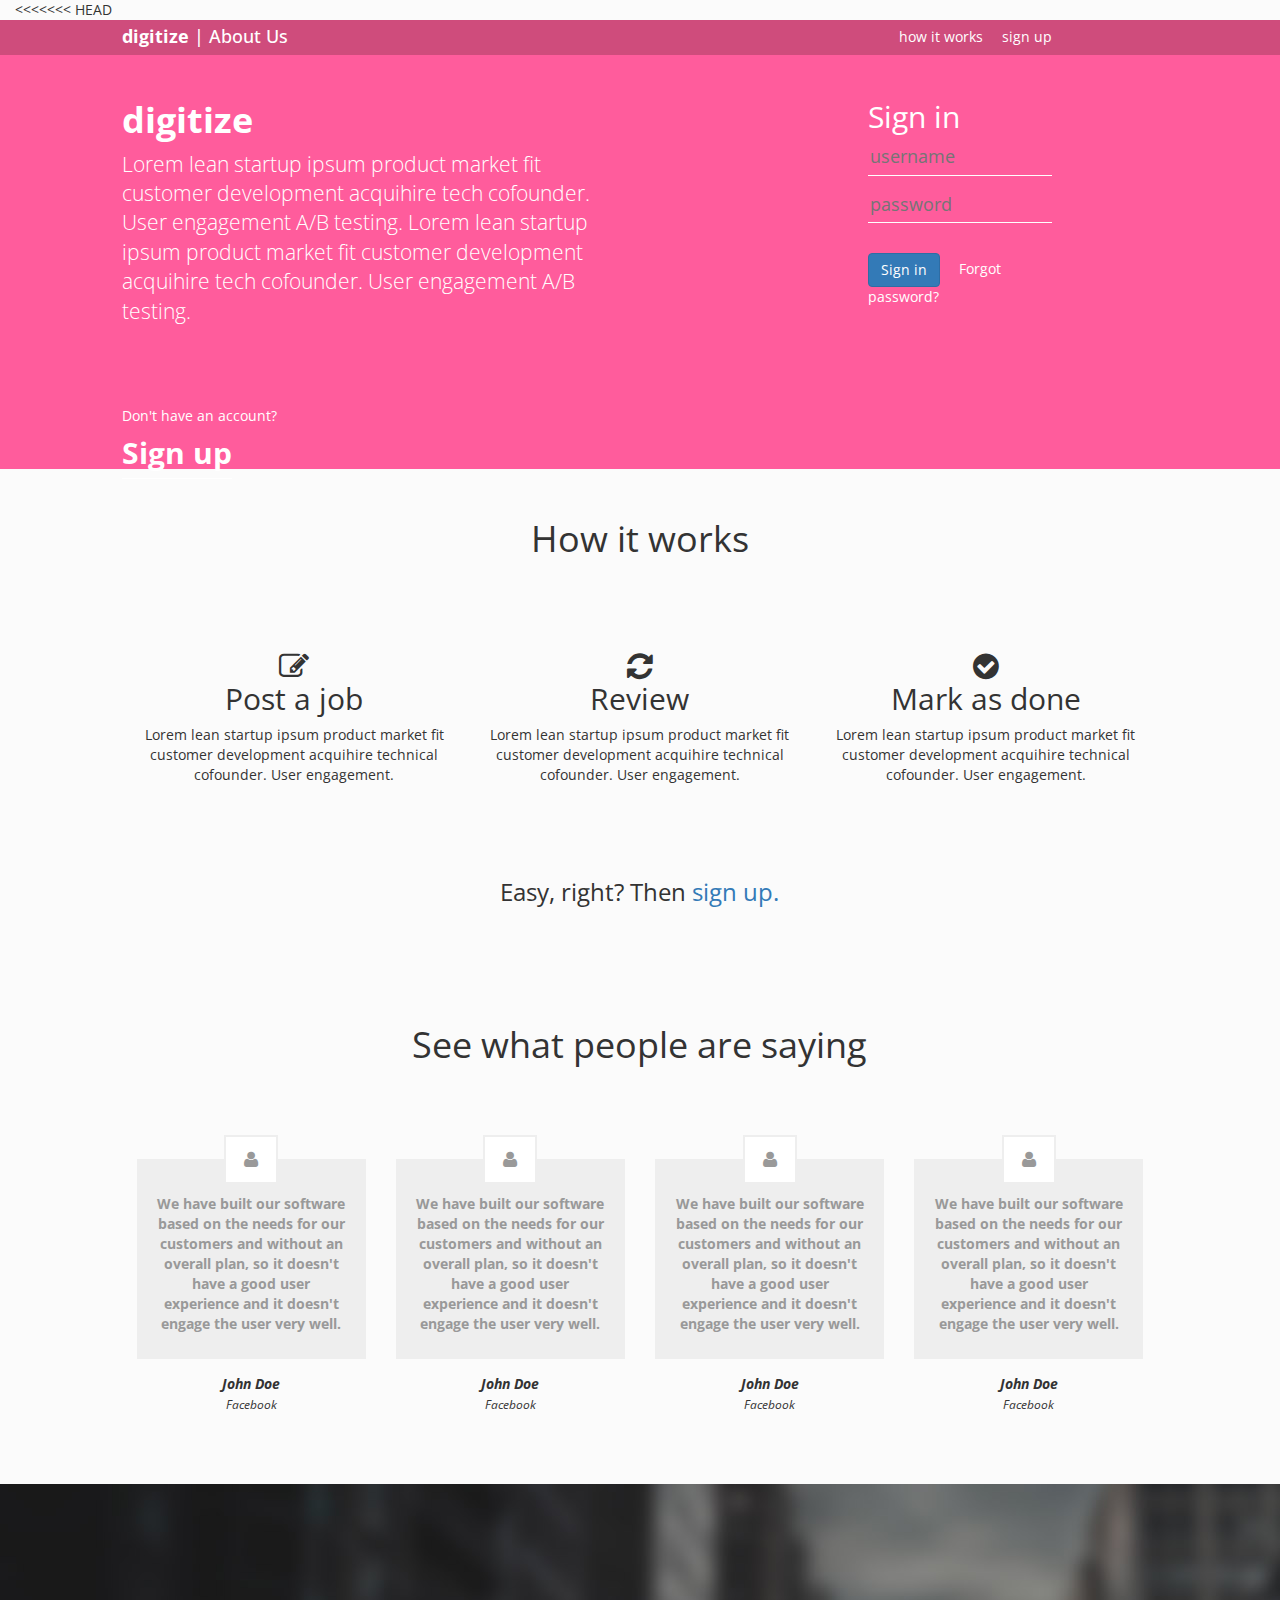
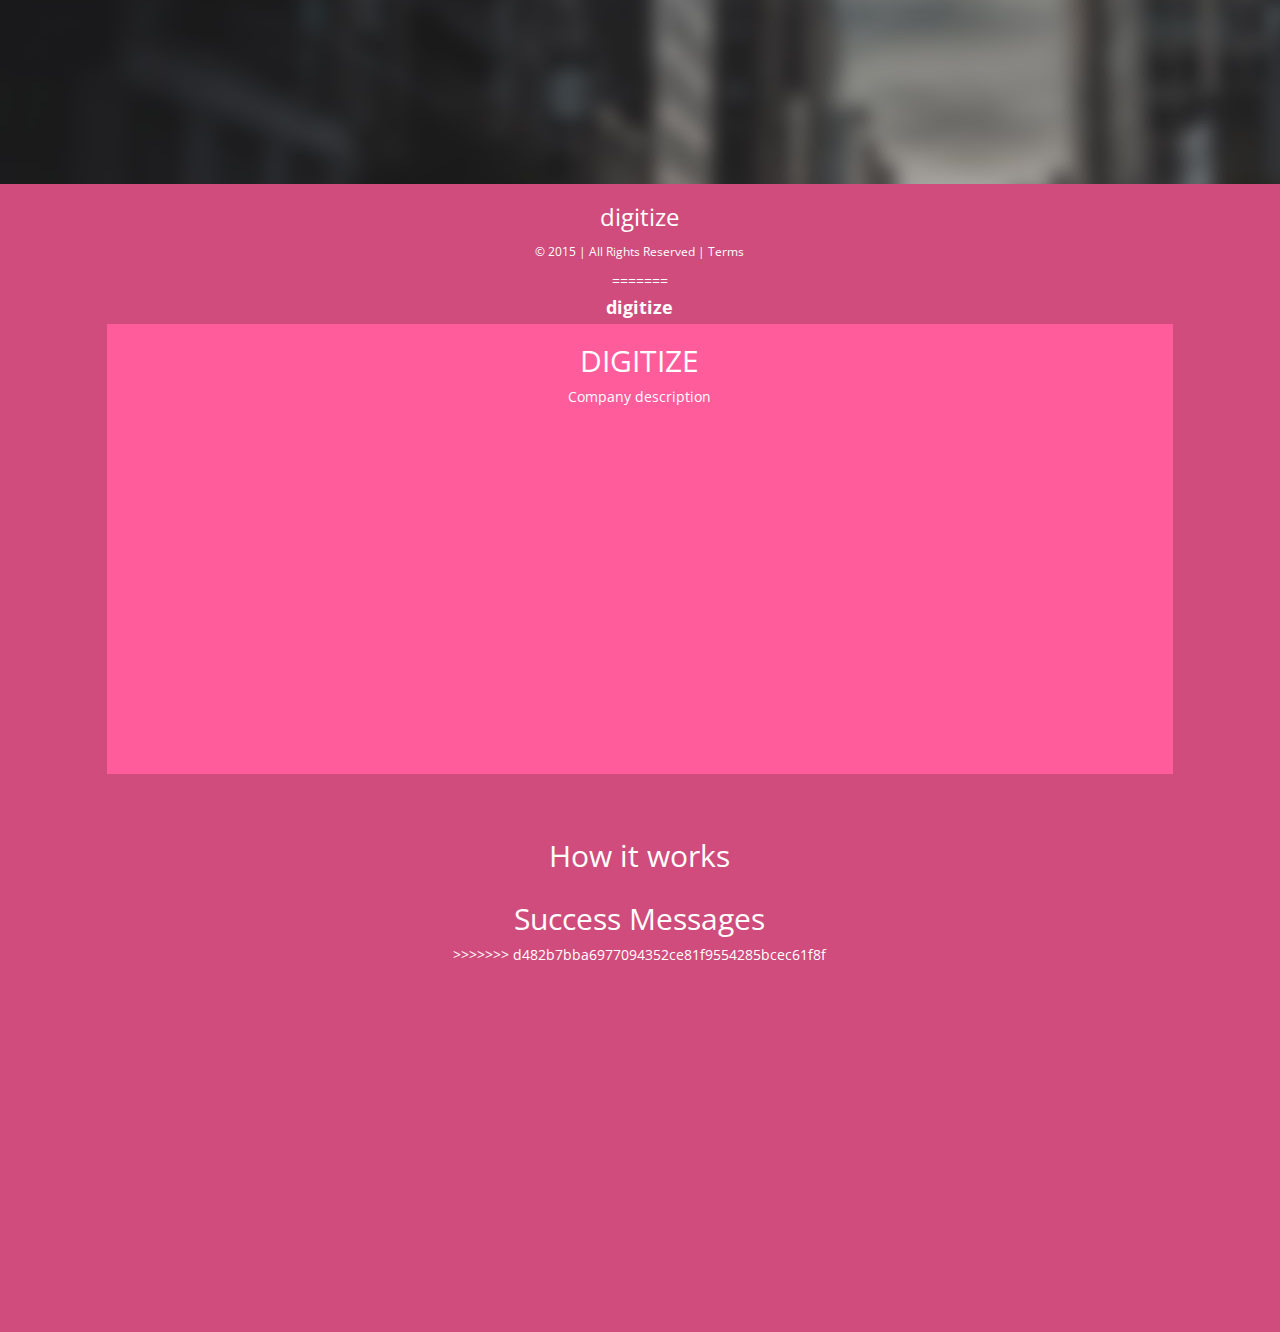
<file: index.html>
<!DOCTYPE html>
<html lang="en">
<head>
    <meta charset="UTF-8">
    <title>Digitize</title>

    <link rel="stylesheet" href="css/bootstrap.min.css" />
    <link rel="stylesheet" href="css/font-awesome.min.css" />
    <link rel="stylesheet" href="css/style.css" />
    <link href='http://fonts.googleapis.com/css?family=Open+Sans' rel='stylesheet' type='text/css'>
    <link rel="favicon" />

    <script type="text/javascript" src="js/bootstrap.min.js"></script>
</head>
<body>

    <div class="container-fluid">
<<<<<<< HEAD
        <header class="top-nav row brand-bg-dark pts pbs"> <!-- Top Navigation -->
            <div class="col-md-5 col-md-offset-1">
                <a href="index.html" class="h4 n-pm text-white"><strong>digitize</strong> | About Us</a>
            </div>
            <div class="col-md-4 text-right">
                <p class="n-pm">
                    <a href="#how-it-works" class="text-white pr">how it works</a>
                    <a href="sign-up.html" class="text-white">sign up</a>
                </p>
            </div>
        </header>

        <section class="row height-xlg brand-bg ptxl bg-img-01"> <!-- Jumbotron -->
            <div class="col-md-5 col-md-offset-1">
                <h1 class="strong">digitize</h1>
                <p class="lead">Lorem lean startup ipsum product market fit customer development acquihire tech cofounder. User engagement A/B testing. Lorem lean startup ipsum product market fit customer development acquihire tech cofounder. User engagement A/B testing.</p>

                <div class="space-sm"></div>
                <p>Don't have an account?</p>
                <h2 class="n-pm"><a href="sign-up.html" class="sign-up">Sign up</a></h2>
            </div>
            <div class="col-md-2 col-md-offset-2 ptl">
                <div class="">
                    <h2>Sign in</h2>
                    <div class="mb">
                        <input class="fw clear" type="text" placeholder="username" />
                        <input class="fw clear" type="text" placeholder="password" />
                    </div>
                    <a href="post-job.html" class="btn btn-primary">Sign in</a> <a href="" class="text-white pl">Forgot password?</a>
                </div>
            </div>
        </section>

        <section class="row bg-grey mb-l" id="how-it-works"> <!-- How it works -->
            <div class="space-xs"></div>
            <div class="col-md-10 col-md-offset-1 text-center">
                <h1>How it works</h1>
                <div class="space-sm"></div>

                <div class="col-md-4 hiw text-center">
                    <h2><i class="fa fa-edit"></i><br />Post a job</h2>
                    <p>Lorem lean startup ipsum product market fit customer development acquihire technical cofounder. User engagement.</p>
                </div>
                <div class="col-md-4 col-md-offset- hiw text-center">
                    <h2><i class="fa fa-refresh"></i><br />Review</h2>
                    <p>Lorem lean startup ipsum product market fit customer development acquihire technical cofounder. User engagement.</p>
                </div>
                <div class="col-md-4 hiw text-center">
                    <h2><i class="fa fa-check-circle"></i><br />Mark as done</h2>
                    <p>Lorem lean startup ipsum product market fit customer development acquihire technical cofounder. User engagement.</p>
                </div>
                <div class="space-md"></div>
                <h3>Easy, right? Then <a href="sign-up.html" class="">sign up.</a></h3>
                <div class="space-sm"></div>
            </div>
        </section>

        <section class="row"> <!-- Success Messagess -->
            <div class="col-md-10 col-md-offset-1 text-center">
                <div class="space-xs"></div>
                <h1>See what people are saying</h1>
                <div class="space-sm"></div>

                <div class="col-md-3 text-center testimonial">
                    <div class="icon">
                        <i class="fa fa-user"></i>
                    </div>
                    <div class="testimony">
                        <p>We have built our software based on the needs for our customers and without an overall plan, so it doesn't have a good user experience and it doesn't engage the user very well. </p>
                    </div>
                    <div class="reference">
                        <p><em><strong>John Doe</strong><br /><small>Facebook</small></em></p>
                    </div>
                </div>

                <div class="col-md-3 text-center testimonial">
                    <div class="icon">
                        <i class="fa fa-user"></i>
                    </div>
                    <div class="testimony">
                        <p>We have built our software based on the needs for our customers and without an overall plan, so it doesn't have a good user experience and it doesn't engage the user very well. </p>
                    </div>
                    <div class="reference">
                        <p><em><strong>John Doe</strong><br /><small>Facebook</small></em></p>
                    </div>
                </div>

                <div class="col-md-3 text-center testimonial">
                    <div class="icon">
                        <i class="fa fa-user"></i>
                    </div>
                    <div class="testimony">
                        <p>We have built our software based on the needs for our customers and without an overall plan, so it doesn't have a good user experience and it doesn't engage the user very well. </p>
                    </div>
                    <div class="reference">
                        <p><em><strong>John Doe</strong><br /><small>Facebook</small></em></p>
                    </div>
                </div>

                <div class="col-md-3 text-center testimonial">
                    <div class="icon">
                        <i class="fa fa-user"></i>
                    </div>
                    <div class="testimony">
                        <p>We have built our software based on the needs for our customers and without an overall plan, so it doesn't have a good user experience and it doesn't engage the user very well. </p>
                    </div>
                    <div class="reference">
                        <p><em><strong>John Doe</strong><br /><small>Facebook</small></em></p>
                    </div>
                </div>
                <div class="row space-md"></div>
            </div>
        </section>

        <section class="row height-sm brand-bg ptxl bg-img-02">

        </section>

        <section class="footer row ptb brand-bg-dark">
            <div class="col-md-10 col-md-offset-1 text-center">
                <h3>digitize</h3>
                <p><small>&copy; 2015 | All Rights Reserved | Terms</small></p>
=======
        <header class="row brand-bg-dark pts pbs"> <!-- Top Navigation -->
            <div class="col-md-10 col-md-offset-1">
                <h4 class="n-pm strong">digitize</h4>
            </div>
        </header>

        <section class="row height-lg brand-bg mb-l"> <!-- Jumbotron -->
            <div class="col-md-1"></div>
            <div class="col-md-10">
                <h2>DIGITIZE</h2>
                <p>Company description</p>
            </div>
        </section>

        <section class="row height-xlg mtl"> <!-- How it works -->
            <div class="col-md-12 text-center">
                <h2>How it works</h2>
            </div>
        </section>

        <section class="row height-lg"> <!-- Success Messagess -->
            <div class="col-md-10 col-md-offset-1 text-center">
                <h2>Success Messages</h2>
>>>>>>> d482b7bba6977094352ce81f9554285bcec61f8f
            </div>
        </section>
    </div>

</body>
</html>
</file>
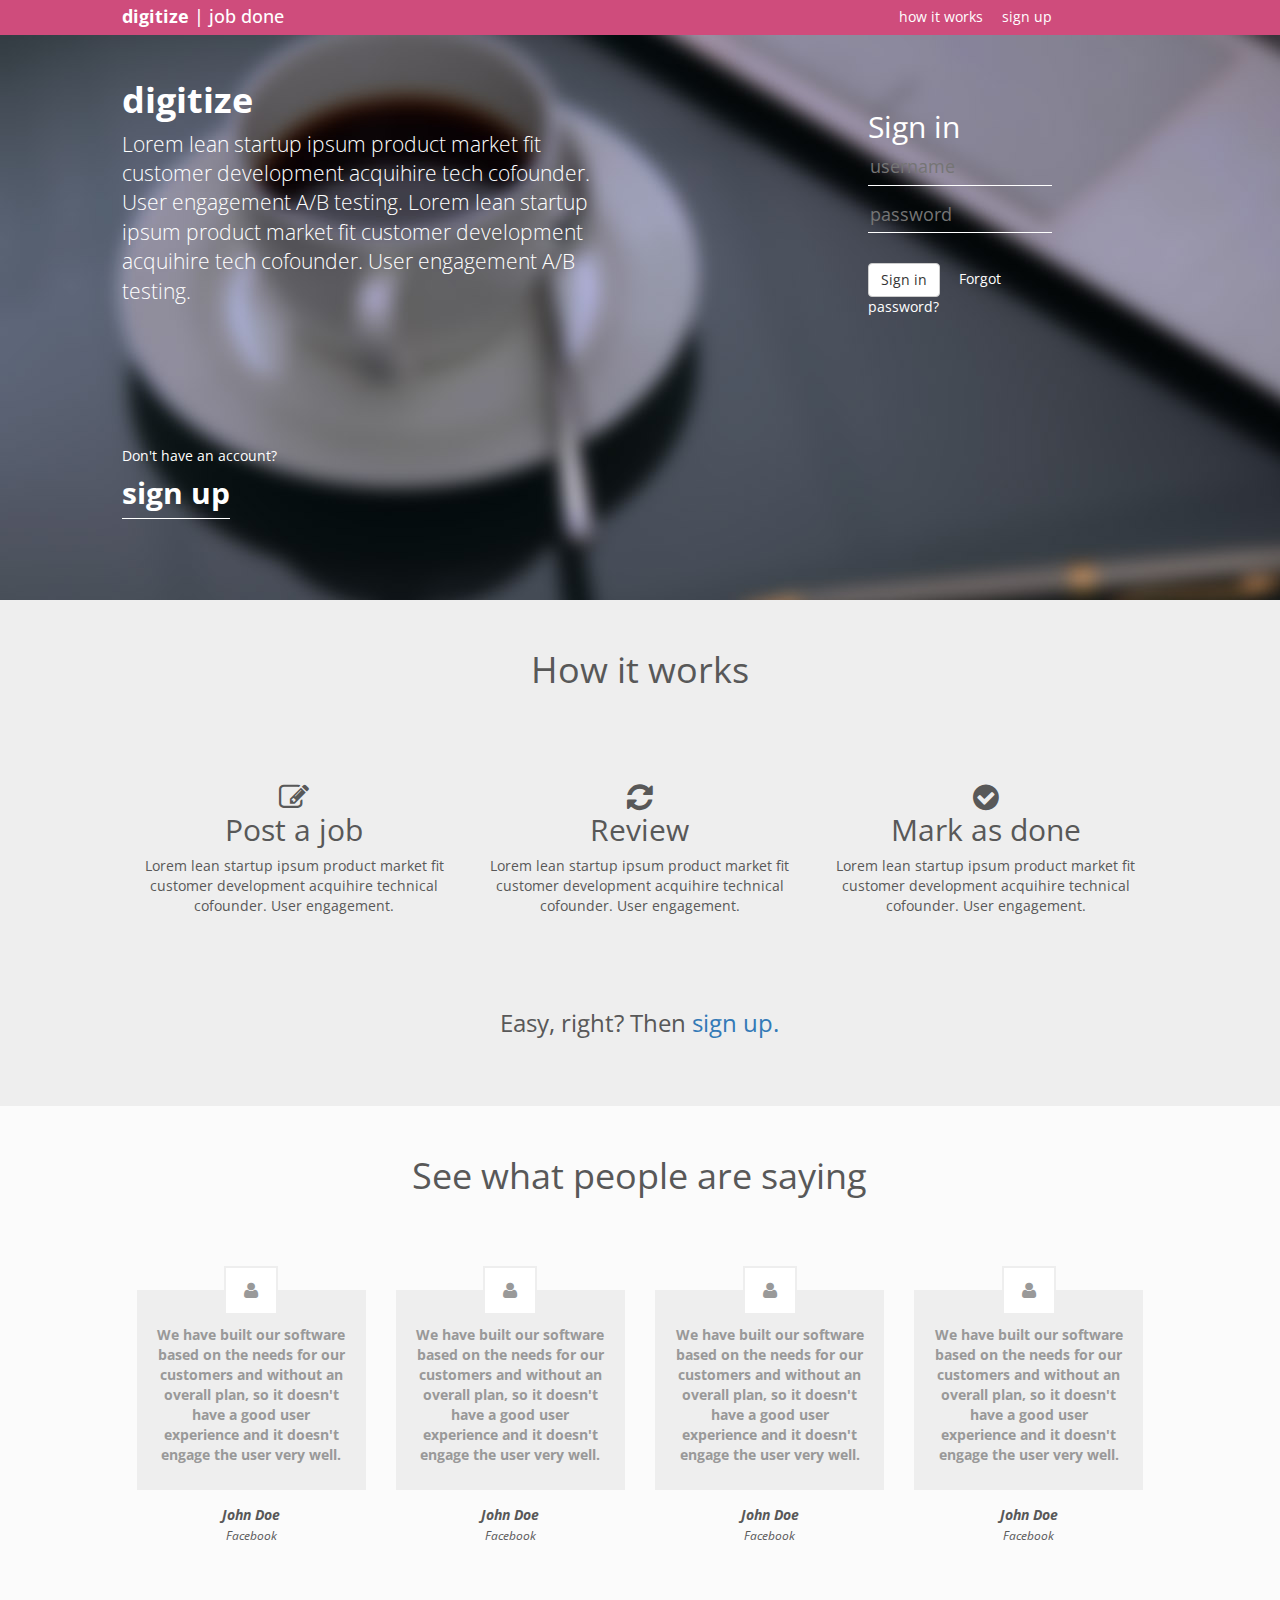
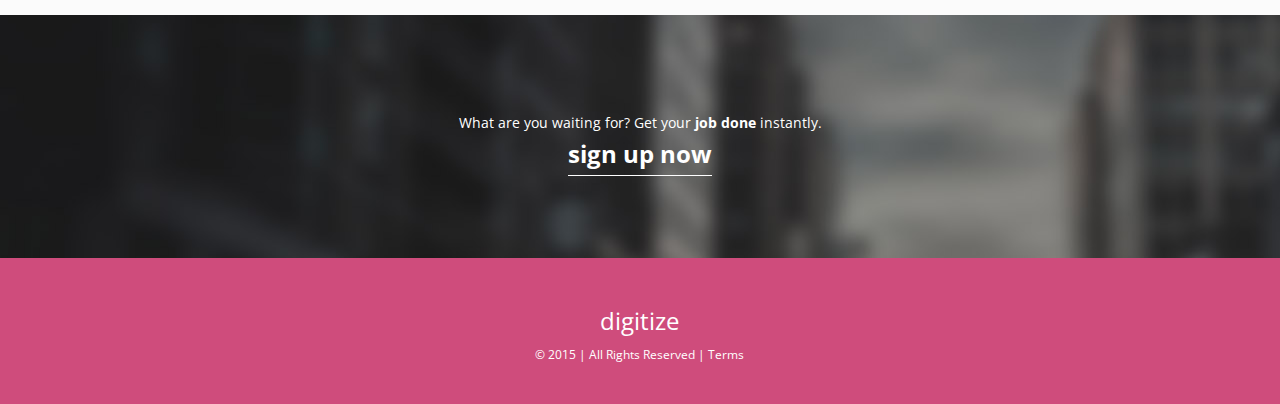
<file: Downloads/digitize-master/digitize-master/index.html>
<!DOCTYPE html>
<html lang="en">
<head>
    <meta charset="UTF-8">
    <title>Digitize</title>

    <link rel="stylesheet" href="css/bootstrap.min.css" />
    <link rel="stylesheet" href="css/font-awesome.min.css" />
    <link rel="stylesheet" href="css/style.css" />
    <link href='http://fonts.googleapis.com/css?family=Open+Sans' rel='stylesheet' type='text/css'>
    <link rel="shortcut icon" href="./images/logo-small-01.png"/>
    <script type="text/javascript" src="js/jquery-2.1.4.min.js"></script>
    <script type="text/javascript" src="js/bootstrap.min.js"></script>

</head>
<body>

    <div class="container-fluid">
        <header class="top-nav row brand-bg-dark pts pbs"> <!-- Top Navigation -->
            <div class="col-md-5 col-md-offset-1">
                <a href="index.html" class="h4 n-pm text-white"><strong>digitize</strong> | job done</a>
            </div>
            <div class="col-md-4 text-right">
                <p class="n-pm">
                    <a href="#how-it-works" class="text-white pr">how it works</a>
                    <a href="sign-up.html" class="text-white">sign up</a>
                </p>
            </div>
        </header>

        <section class="row height-xlg brand-bg ptxl bg-img-01"> <!-- Jumbotron -->
            <div class="col-md-5 col-md-offset-1">
                <h1 class="strong">digitize</h1>
                <p class="lead">Lorem lean startup ipsum product market fit customer development acquihire tech cofounder. User engagement A/B testing. Lorem lean startup ipsum product market fit customer development acquihire tech cofounder. User engagement A/B testing.</p>

                <div class="space-md"></div>
                <p>Don't have an account?</p>
                <h2 class="n-pm"><a href="sign-up.html" class="sign-up">sign up</a></h2>
            </div>
            <div class="col-md-2 col-md-offset-2 ptl">
                <div class="">
                    <h2>Sign in</h2>
                    <div class="mb">
                        <input class="fw clear" type="text" placeholder="username" />
                        <input class="fw clear" type="text" placeholder="password" />
                    </div>
                    <a href="all-jobs.html" class="btn btn-default">Sign in</a> <a href="reset-password.html" class="text-white pl">Forgot password?</a>
                </div>
            </div>
        </section>

        <section class="row bg-grey mb-l" id="how-it-works"> <!-- How it works -->
            <div class="space-xs"></div>
            <div class="col-md-10 col-md-offset-1 text-center">
                <h1>How it works</h1>
                <div class="space-sm"></div>

                <div class="col-md-4 hiw text-center">
                    <h2><i class="fa fa-edit"></i><br />Post a job</h2>
                    <p>Lorem lean startup ipsum product market fit customer development acquihire technical cofounder. User engagement.</p>
                </div>
                <div class="col-md-4 col-md-offset- hiw text-center">
                    <h2><i class="fa fa-refresh"></i><br />Review</h2>
                    <p>Lorem lean startup ipsum product market fit customer development acquihire technical cofounder. User engagement.</p>
                </div>
                <div class="col-md-4 hiw text-center">
                    <h2><i class="fa fa-check-circle"></i><br />Mark as done</h2>
                    <p>Lorem lean startup ipsum product market fit customer development acquihire technical cofounder. User engagement.</p>
                </div>
                <div class="space-md"></div>
                <h3>Easy, right? Then <a href="sign-up.html" class="">sign up.</a></h3>
                <div class="space-sm"></div>
            </div>
        </section>

        <section class="row"> <!-- Success Messagess -->
            <div class="col-md-10 col-md-offset-1 text-center">
                <div class="space-xs"></div>
                <h1>See what people are saying</h1>
                <div class="space-sm"></div>

                <div class="col-md-3 text-center testimonial">
                    <div class="icon">
                        <i class="fa fa-user"></i>
                    </div>
                    <div class="testimony">
                        <p>We have built our software based on the needs for our customers and without an overall plan, so it doesn't have a good user experience and it doesn't engage the user very well. </p>
                    </div>
                    <div class="reference">
                        <p><em><strong>John Doe</strong><br /><small>Facebook</small></em></p>
                    </div>
                </div>

                <div class="col-md-3 text-center testimonial">
                    <div class="icon">
                        <i class="fa fa-user"></i>
                    </div>
                    <div class="testimony">
                        <p>We have built our software based on the needs for our customers and without an overall plan, so it doesn't have a good user experience and it doesn't engage the user very well. </p>
                    </div>
                    <div class="reference">
                        <p><em><strong>John Doe</strong><br /><small>Facebook</small></em></p>
                    </div>
                </div>

                <div class="col-md-3 text-center testimonial">
                    <div class="icon">
                        <i class="fa fa-user"></i>
                    </div>
                    <div class="testimony">
                        <p>We have built our software based on the needs for our customers and without an overall plan, so it doesn't have a good user experience and it doesn't engage the user very well. </p>
                    </div>
                    <div class="reference">
                        <p><em><strong>John Doe</strong><br /><small>Facebook</small></em></p>
                    </div>
                </div>

                <div class="col-md-3 text-center testimonial">
                    <div class="icon">
                        <i class="fa fa-user"></i>
                    </div>
                    <div class="testimony">
                        <p>We have built our software based on the needs for our customers and without an overall plan, so it doesn't have a good user experience and it doesn't engage the user very well. </p>
                    </div>
                    <div class="reference">
                        <p><em><strong>John Doe</strong><br /><small>Facebook</small></em></p>
                    </div>
                </div>
                <div class="row space-md"></div>
            </div>
        </section>

        <section class="row ptb brand-bg bg-img-02">
            <div class="space-sm"></div>
            <div class="container">
                <div class="col-md-12 text-center">
                    <h5>What are you waiting for? Get your <strong>job done</strong> instantly.</h5>
                    <a href="sign-up.html" class="h3 strong text-white sign-up">sign up now</a>
                </div>
            </div>
            <div class="space-sm"></div>
        </section>

        <section class="footer row ptb brand-bg-dark">
            <div class="col-md-10 col-md-offset-1 text-center">
                <h3>digitize</h3>
                <p><small>&copy; 2015 | All Rights Reserved | Terms</small></p>
            </div>
        </section>
    </div>

</body>
</html>
</file>
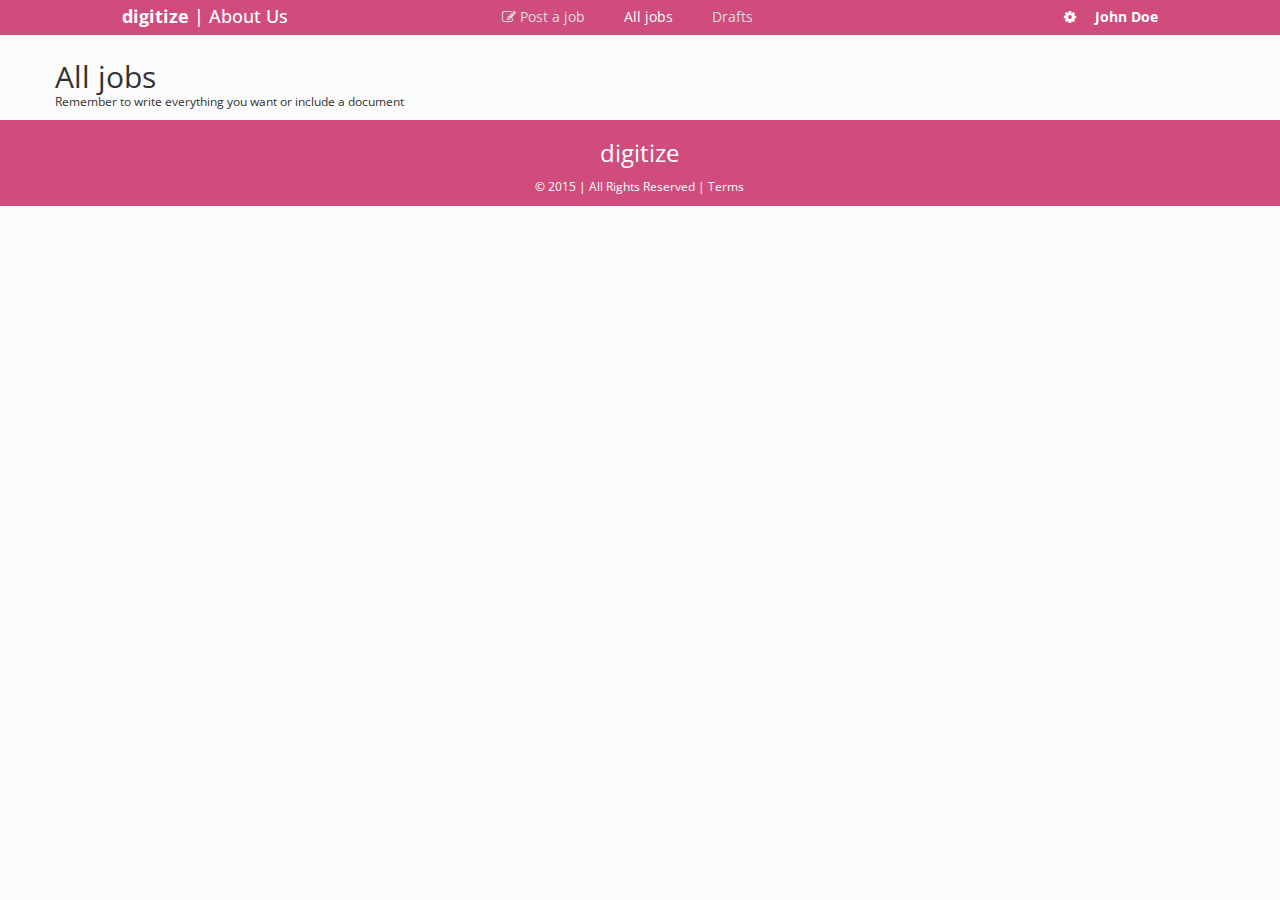
<file: all-jobs.html>
<!DOCTYPE html>
<html lang="en">
<head>
    <meta charset="UTF-8">
    <title>Post Job - Digitize</title>

    <link rel="stylesheet" href="css/bootstrap.min.css" />
    <link rel="stylesheet" href="css/font-awesome.min.css" />
    <link rel="stylesheet" href="css/style.css" />
    <link href='http://fonts.googleapis.com/css?family=Open+Sans' rel='stylesheet' type='text/css'>
    <link rel="favicon" />

    <script type="text/javascript" src="js/bootstrap.min.js"></script>
</head>
<body>

<div class="container-fluid">
    <header class="header top-nav row brand-bg-dark pts pbs"> <!-- Top Navigation -->
        <div class="col-md-2 col-md-offset-1">
            <a href="index.html" class="h4 n-pm text-white"><strong>digitize</strong> | About Us</a>
        </div>
        <div class="col-md-6 text-center">
            <ul class="list-inline navigation">
                <li class=""><a href="post-job.html"><i class="fa fa-edit"></i> Post a job</a></li>
                <li class="active"><a href="all-jobs.html">All jobs</a></li>
                <li><a href="all-jobs.html">Drafts</a></li>
            </ul>
        </div>
        <div class="col-md-2 text-right">
            <a href="" class="pr text-white"><i class="fa fa-cog"></i> </a><a href="" class="text-white"><strong>John Doe</strong></a>
        </div>
    </header>
</div>

<div class="space-sm"></div>

<div class="container height-xlg">
    <section class="row"> <!-- Post a job -->
        <h2 class="n-pm">All jobs</h2>
        <p class="small">Remember to write everything you want or include a document</p>
    </section>
</div>

<div class="container-fluid">
    <section class="footer row ptb brand-bg-dark">
        <div class="col-md-10 col-md-offset-1 text-center">
            <h3>digitize</h3>
            <p><small>&copy; 2015 | All Rights Reserved | Terms</small></p>
        </div>
    </section>
</div>

</body>
</html>
</file>
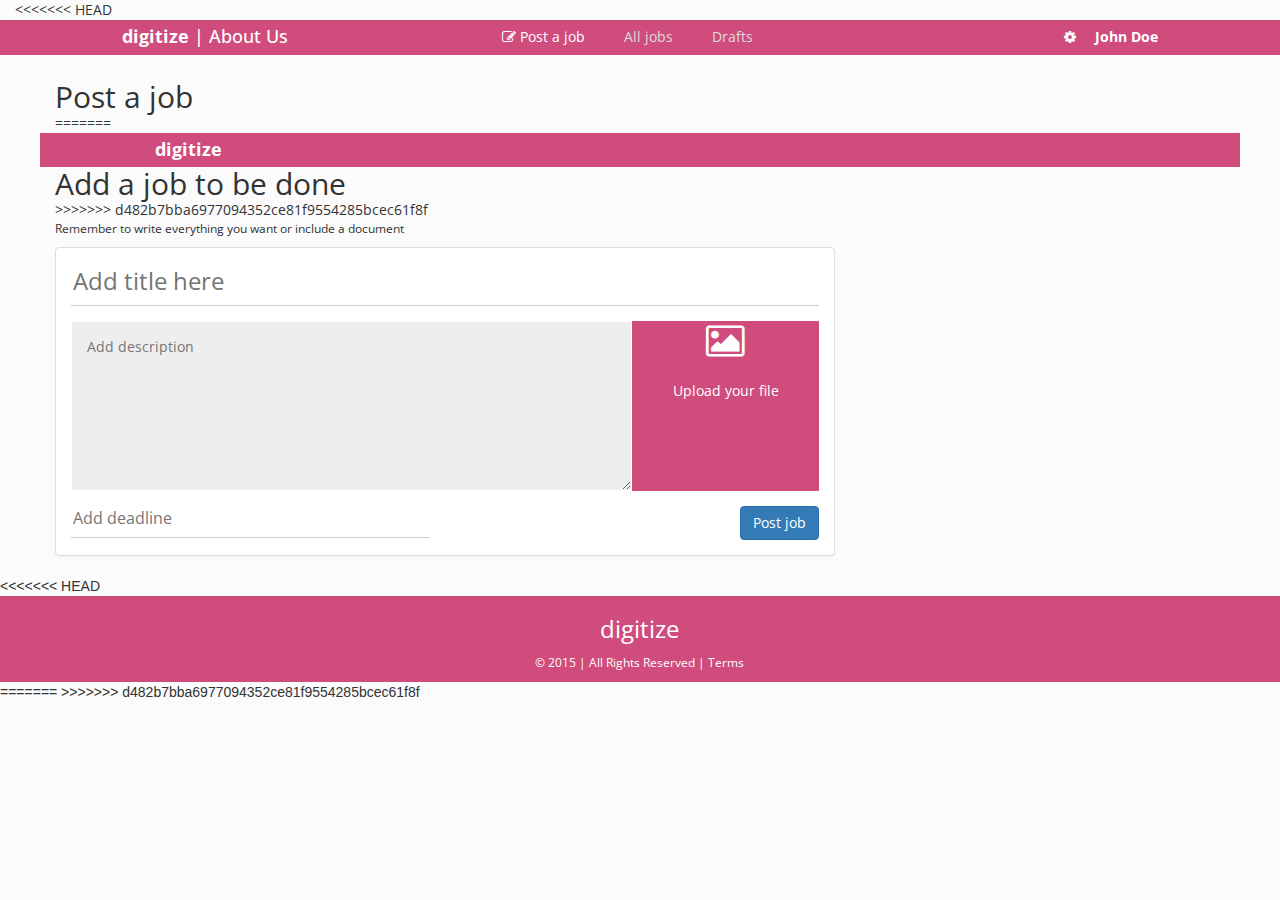
<file: post-job.html>
<!DOCTYPE html>
<html lang="en">
<head>
    <meta charset="UTF-8">
    <title>Post Job - Digitize</title>

    <link rel="stylesheet" href="css/bootstrap.min.css" />
    <link rel="stylesheet" href="css/font-awesome.min.css" />
    <link rel="stylesheet" href="css/style.css" />
    <link href='http://fonts.googleapis.com/css?family=Open+Sans' rel='stylesheet' type='text/css'>
    <link rel="favicon" />

    <script type="text/javascript" src="js/bootstrap.min.js"></script>
</head>
<body>

    <div class="container-fluid">
<<<<<<< HEAD
        <header class="header top-nav row brand-bg-dark pts pbs"> <!-- Top Navigation -->
            <div class="col-md-2 col-md-offset-1">
                <a href="index.html" class="h4 n-pm text-white"><strong>digitize</strong> | About Us</a>
            </div>
            <div class="col-md-6 text-center">
                <ul class="list-inline navigation">
                    <li class="active"><a href="post-job.html"><i class="fa fa-edit"></i> Post a job</a></li>
                    <li><a href="all-jobs.html">All jobs</a></li>
                    <li><a href="all-jobs.html">Drafts</a></li>
                </ul>
            </div>
            <div class="col-md-2 text-right">
                <a href="" class="pr text-white"><i class="fa fa-cog"></i> </a><a href="" class="text-white"><strong>John Doe</strong></a>
            </div>
        </header>
    </div>
    <div class="space-sm"></div>

    <div class="container height-xlg">
        <section class="row job-post"> <!-- Post a job -->
            <h2 class="n-pm">Post a job</h2>
=======
        <header class="header row brand-bg-dark pts pbs"> <!-- Top Navigation -->
            <div class="col-md-10 col-md-offset-1">
                <h4 class="n-pm strong">digitize</h4>
            </div>
        </header>
    </div>

    <div class="container">
        <section class="row job-post"> <!-- Post a job -->
            <h2 class="n-pm">Add a job to be done</h2>
>>>>>>> d482b7bba6977094352ce81f9554285bcec61f8f
            <p class="small">Remember to write everything you want or include a document</p>

            <div class="col-md-8 panel panel-default">
                <div class="panel-body">
                    <div class="row job-post-meta">
                        <div class="mb">
                            <input class="title brand-text" placeholder="Add title here"/>
                        </div>

                        <textarea class="col-md-9 description height-xs brand-text" placeholder="Add description"></textarea>

                        <div class="col-md-3 height-xs brand-bg-dark ptb text-center">
                            <h1 class="n-pm"><i class="fa fa-image"></i></h1><br />
                            <p class="n-pm">Upload your file</p>
                        </div>

                        <div class="row">
                            <div class="mt col-md-6">
                                <input class=" deadline brand-text" type="text" placeholder="Add deadline" />
                            </div>

                            <div class="mt col-md-6 text-right">
                                <button class="btn btn-primary btn-brand-bg">Post job</button>
                            </div>
                        </div>
                    </div>
                </div>
            </div>

        </section>
    </div>

<<<<<<< HEAD
    <div class="container-fluid">
        <section class="footer row ptb brand-bg-dark">
            <div class="col-md-10 col-md-offset-1 text-center">
                <h3>digitize</h3>
                <p><small>&copy; 2015 | All Rights Reserved | Terms</small></p>
            </div>
        </section>
    </div>

=======
>>>>>>> d482b7bba6977094352ce81f9554285bcec61f8f

</body>
</html>
</file>
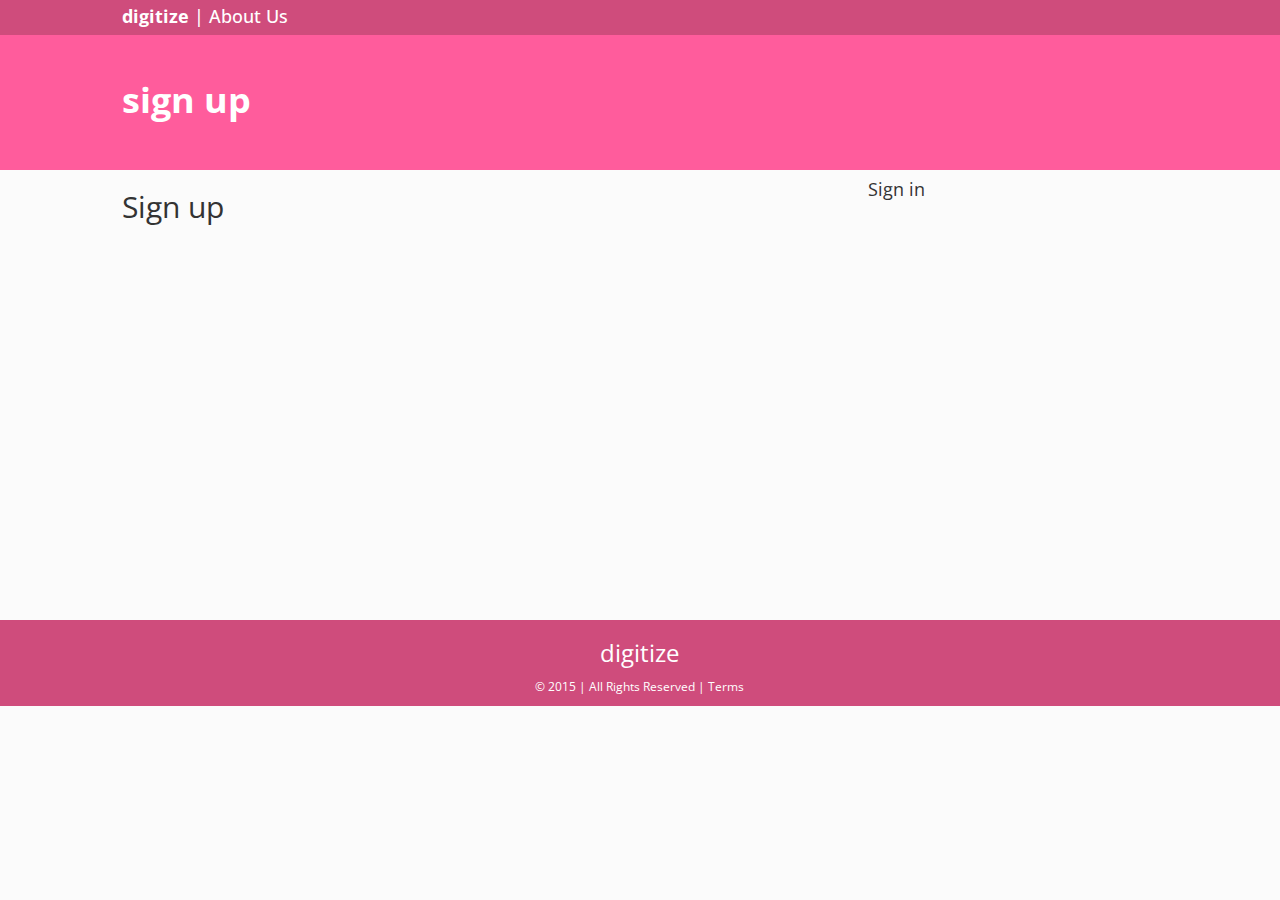
<file: sign-up.html>
<!DOCTYPE html>
<html lang="en">
<head>
    <meta charset="UTF-8">
    <title>Digitize</title>

    <link rel="stylesheet" href="css/bootstrap.min.css" />
    <link rel="stylesheet" href="css/font-awesome.min.css" />
    <link rel="stylesheet" href="css/style.css" />
    <link href='http://fonts.googleapis.com/css?family=Open+Sans' rel='stylesheet' type='text/css'>
    <link rel="favicon" />

    <script type="text/javascript" src="js/bootstrap.min.js"></script>
</head>
<body>

<div class="container-fluid">
    <header class="top-nav row brand-bg-dark pts pbs"> <!-- Top Navigation -->
        <div class="col-md-5 col-md-offset-1">
            <a href="index.html" class="h4 n-pm text-white"><strong>digitize</strong> | About Us</a>
        </div>
    </header>

    <section class="row height-xs brand-bg ptxl bg-img-01"> <!-- Jumbotron -->
        <div class="col-md-5 col-md-offset-1">
            <h1 class="strong">sign up</h1>
        </div>
    </section>


    <section class="row height-lg ptl"> <!-- Success Messagess -->
        <div class="col-md-7 col-md-offset-1">
            <h2>Sign up</h2>

        </div>


        <div class="col-md-2">
            <h4>Sign in</h4>
        </div>
    </section>

    <section class="footer row ptb brand-bg-dark">
        <div class="col-md-10 col-md-offset-1 text-center">
            <h3>digitize</h3>
            <p><small>&copy; 2015 | All Rights Reserved | Terms</small></p>
        </div>
    </section>
</div>

</body>
</html>
</file>
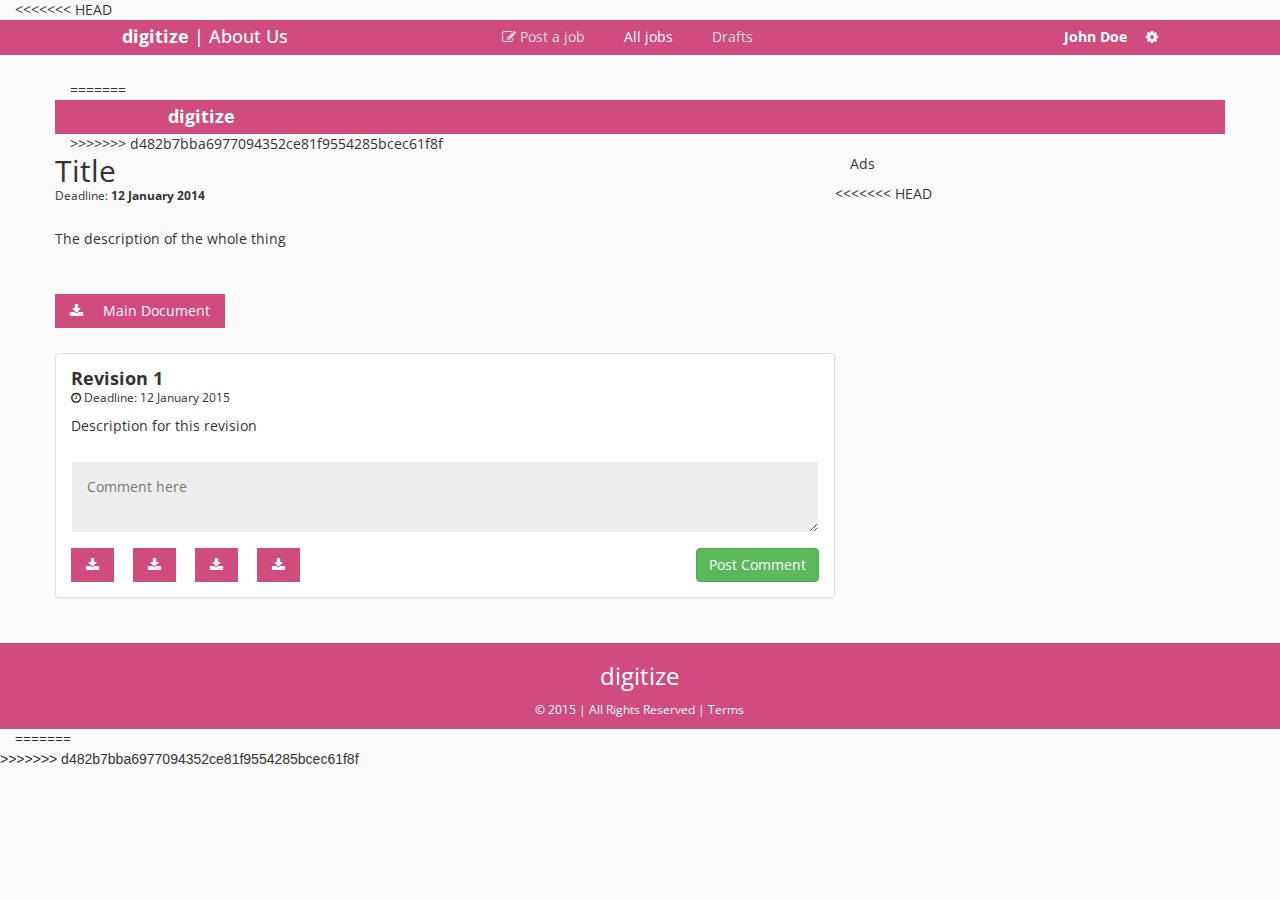
<file: view-job.html>
<!DOCTYPE html>
<html lang="en">
<head>
    <meta charset="UTF-8">
    <title>View Job - Digitize</title>

    <link rel="stylesheet" href="css/bootstrap.min.css" />
    <link rel="stylesheet" href="css/font-awesome.min.css" />
    <link rel="stylesheet" href="css/style.css" />
    <link href='http://fonts.googleapis.com/css?family=Open+Sans' rel='stylesheet' type='text/css'>
    <link rel="favicon" />

    <script type="text/javascript" src="js/bootstrap.min.js"></script>
</head>
<body>

<div class="container-fluid">
<<<<<<< HEAD
    <header class="header top-nav row brand-bg-dark pts pbs"> <!-- Top Navigation -->
        <div class="col-md-2 col-md-offset-1">
            <a href="index.html" class="h4 n-pm text-white"><strong>digitize</strong> | About Us</a>
        </div>
        <div class="col-md-6 text-center">
            <ul class="list-inline navigation">
                <li class=""><a href="post-job.html"><i class="fa fa-edit"></i> Post a job</a></li>
                <li class="active"><a href="all-jobs.html">All jobs</a></li>
                <li><a href="all-jobs.html">Drafts</a></li>
            </ul>
        </div>
        <div class="col-md-2 text-right">
            <a href="" class="pr text-white"><strong>John Doe</strong></a>
            <a href="" class="text-white"><i class="fa fa-cog"></i> </a>
        </div>
    </header>
</div>

<div class="space-sm"></div>

<div class="container height-xlg">
=======
    <header class="header row brand-bg-dark pts pbs">
        <div class="col-md-10 col-md-offset-1">
            <h4 class="n-pm strong">digitize</h4>
        </div>
    </header> <!-- Top Navigation -->
</div>

<div class="container">
>>>>>>> d482b7bba6977094352ce81f9554285bcec61f8f
    <div class="row">
        <section class="col-md-8"> <!-- View Posted Job Description -->
            <div class="job-post">
                <div class="row job-post-meta">
                    <div class="">
                        <h2 class="n-pm">Title</h2>
                        <p class="small">Deadline: <strong>12 January 2014</strong></p>
                    </div>

                    <div class="pt">
                        <p>The description of the whole thing</p>
                    </div>

                    <div class="files mtl">
                        <div class="revision-image brand-bg-dark">
                            <i class="fa fa-download"></i> &nbsp;&nbsp;&nbsp; Main Document
                        </div>
                    </div>
                </div>
            </div>


            <div class="row job-revision">
                <div class="row">
                    <div class="panel panel-default panel-body">
                        <div class="">
                            <h4 class="n-pm strong">Revision 1</h4>
                            <p class="small"><i class="fa fa-clock-o"></i> Deadline: 12 January 2015</p>
                            <p>Description for this revision</p>
                            <textarea class="col-md-12 comment mb description" placeholder="Comment here"></textarea>
                            <div class="row"><div class="divider"></div></div>
                            <div class="col-md-8 files">
                                <div class="row">
                                    <div class="revision-image brand-bg-dark">
                                        <i class="fa fa-download"></i>
                                    </div>
                                    <div class="revision-image brand-bg-dark">
                                        <i class="fa fa-download"></i>
                                    </div>
                                    <div class="revision-image brand-bg-dark">
                                        <i class="fa fa-download"></i>
                                    </div>
                                    <div class="revision-image brand-bg-dark">
                                        <i class="fa fa-download"></i>
                                    </div>
                                </div>
                            </div>
                            <div class="col-md-4">
                                <div class="row">
                                    <button class="btn btn-success pull-right">Post Comment</button>
                                </div>
                            </div>
                        </div>
                    </div>
                </div>
            </div>
        </section>

        <section class="col-md-4">
            <p>Ads</p>
        </section>
<<<<<<< HEAD
    </div>
</div>

<div class="container-fluid">
    <section class="footer row ptb brand-bg-dark">
        <div class="col-md-10 col-md-offset-1 text-center">
            <h3>digitize</h3>
            <p><small>&copy; 2015 | All Rights Reserved | Terms</small></p>
        </div>
    </section>
=======


    </div>
>>>>>>> d482b7bba6977094352ce81f9554285bcec61f8f
</div>


</body>
</html>
</file>
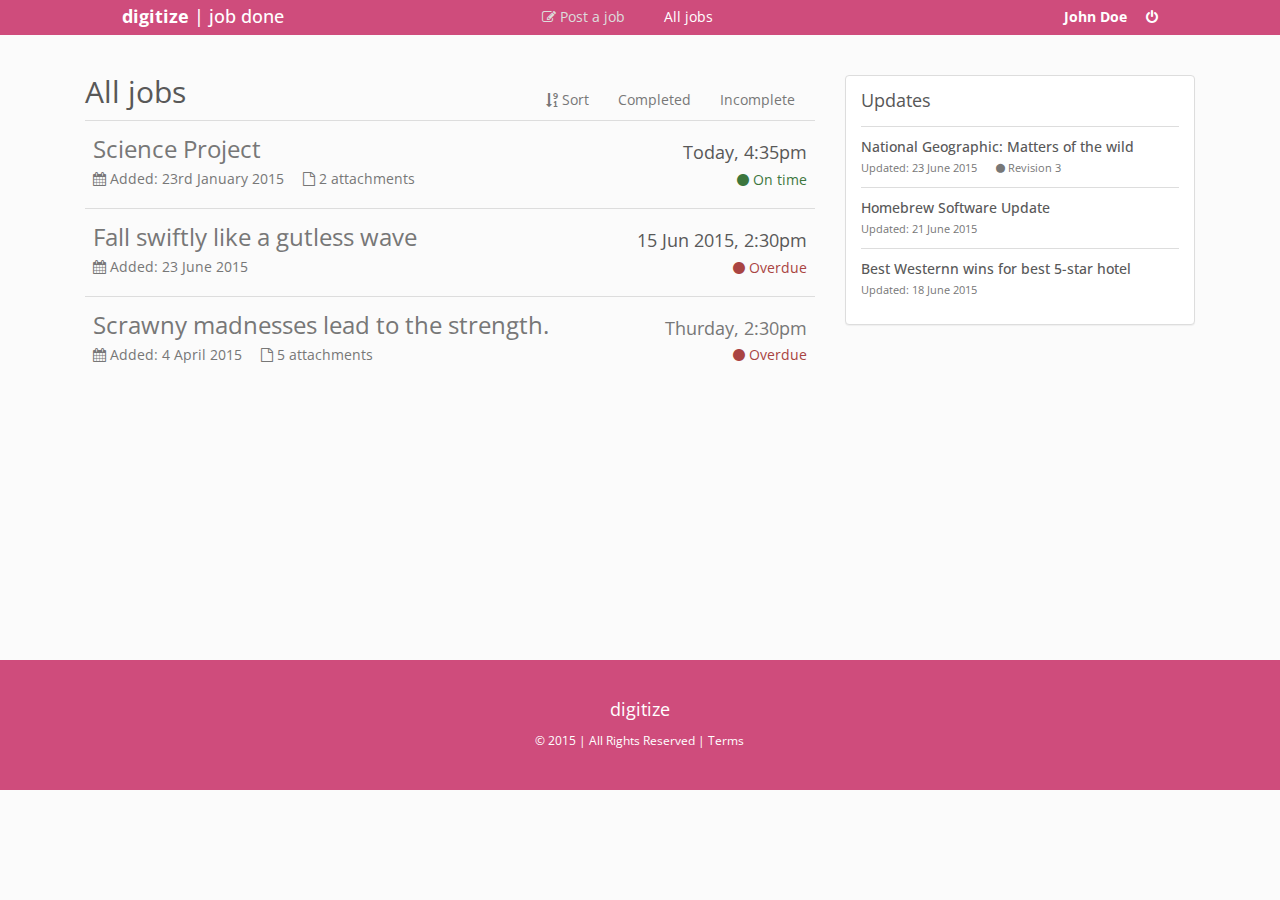
<file: Downloads/digitize-master/digitize-master/all-jobs.html>
<!DOCTYPE html>
<html lang="en">
<head>
    <meta charset="UTF-8">
    <title>Post Job - Digitize</title>

    <link rel="stylesheet" href="css/bootstrap.min.css" />
    <link rel="stylesheet" href="css/font-awesome.min.css" />
    <link rel="stylesheet" href="css/style.css" />
    <link href='http://fonts.googleapis.com/css?family=Open+Sans' rel='stylesheet' type='text/css'>
    <link rel="shortcut icon" href="./images/logo-small-01.png"/>
    <script type="text/javascript" src="js/jquery-2.1.4.min.js"></script>
    <script type="text/javascript" src="js/bootstrap.min.js"></script>
</head>
<body>

<div class="container-fluid">
    <header class="header top-nav row brand-bg-dark pts pbs"> <!-- Top Navigation -->
        <div class="col-md-2 col-md-offset-1">
            <a href="index.html" class="h4 n-pm text-white"><strong>digitize</strong> | job done</a>
        </div>
        <div class="col-md-6 text-center">
            <ul class="list-inline navigation">
                <li class=""><a href="post-job.html"><i class="fa fa-edit"></i> Post a job</a></li>
                <li class="active"><a href="all-jobs.html">All jobs</a></li>
            </ul>
        </div>
        <div class="col-md-2 text-right">
            <a href="" class="pr text-white"><strong>John Doe</strong></a>
            <a href="index.html" class="text-white"><i class="fa fa-power-off"></i></a>
        </div>
    </header>
</div>

<div class="space-sm"></div>

<div class="container height-xlg">
    <section class="col-md-8 pt">
        <div class="pull-left">
            <h2 class="n-pm">All jobs</h2>
        </div>
        <div class="pull-right">
            <ul class="list-inline text-right pt">
                <li><a href="#" class="text-muted pr"><i class="fa fa-sort-numeric-desc"></i> Sort</a></li>
                <li><a href="#" class="text-muted pr">Completed</a></li>
                <li><a href="#" class="text-muted pr">Incomplete</a></li>
            </ul>
        </div>

        <table class="table table-hover">
            <tbody>


            <tr class="va-middle">
                <td>
                    <a href="view-job.html" class="text-muted">
                        <h3 class="n-pm pbs pts">Science Project</h3>
                        <p>
                            <span class="pr"><i class="fa fa-calendar"></i> Added: 23rd January 2015</span>
                            <span class=""><i class="fa fa-file-o"></i> 2 attachments</span>
                        </p>
                    </a>
                </td>
                <td class="text-right">
                    <h4 class="n-pm pts pbs mts">Today, 4:35pm</h4>
                    <p>
                        <span class="text-success"><i class="fa fa-circle"></i> On time</span>
                    </p>
                </td>
            </tr>

            <tr class="va-middle">
                <td>
                    <a href="view-job.html" class="text-muted">
                        <h3 class="n-pm pbs pts">Fall swiftly like a gutless wave</h3>
                        <p>
                            <span class="pr"><i class="fa fa-calendar"></i> Added: 23 June 2015</span>
                        </p>
                    </a>
                </td>
                <td class="text-right">
                    <h4 class="n-pm pts pbs mts">15 Jun 2015, 2:30pm</h4>
                    <p>
                        <span class="text-danger"><i class="fa fa-circle"></i> Overdue</span>
                    </p>
                </td>
            </tr>

            <tr class="va-middle">
                <td>
                    <a href="view-job.html" class="text-muted">
                        <h3 class="n-pm pbs pts">Scrawny madnesses lead to the strength. </h3>
                        <p>
                            <span class="pr"><i class="fa fa-calendar"></i> Added: 4 April 2015</span>
                            <span class=""><i class="fa fa-file-o"></i> 5 attachments</span>
                        </p>
                    </a>
                </td>
                <td class="text-right">
                    <h4 class="n-pm pts pbs mts text-muted">Thurday, 2:30pm</h4>
                    <p>
                        <span class="text-danger"><i class="fa fa-circle"></i> Overdue</span>
                    </p>
                </td>
            </tr>

            </tbody>
        </table>
    </section>


    <section class="col-md-4 pt">
        <div class="panel panel-default">
            <div class="panel-body">
                <h4 class="n-pm mb">Updates</h4>
                <div class="sidebar updates">
                    <ul class="list-unstyled">
                        <li>
                            <a href="#" class="n-pm h5">
                                National Geographic: Matters of the wild<br />
                                <small class="pr">Updated: 23 June 2015</small>
                                <small class="pr"><i class="fa fa-circle text-muted"></i> Revision 3</small>
                            </a>
                        </li>
                        <li>
                            <a href="#" class="n-pm h5">
                                Homebrew Software Update<br />
                                <small>Updated: 21 June 2015</small>
                            </a>
                        </li>
                        <li>
                            <a href="#" class="n-pm h5">
                                Best Westernn wins for best 5-star hotel<br />
                                <small>Updated: 18 June 2015</small>
                            </a>
                        </li>
                    </ul>
                </div>
            </div>
        </div>
    </section>
</div>

<div class="container-fluid">
    <section class="footer row ptb brand-bg-dark">
        <div class="col-md-10 col-md-offset-1 text-center">
            <h4>digitize</h4>
            <p><small>&copy; 2015 | All Rights Reserved | Terms</small></p>
        </div>
    </section>
</div>

</body>
</html>
</file>
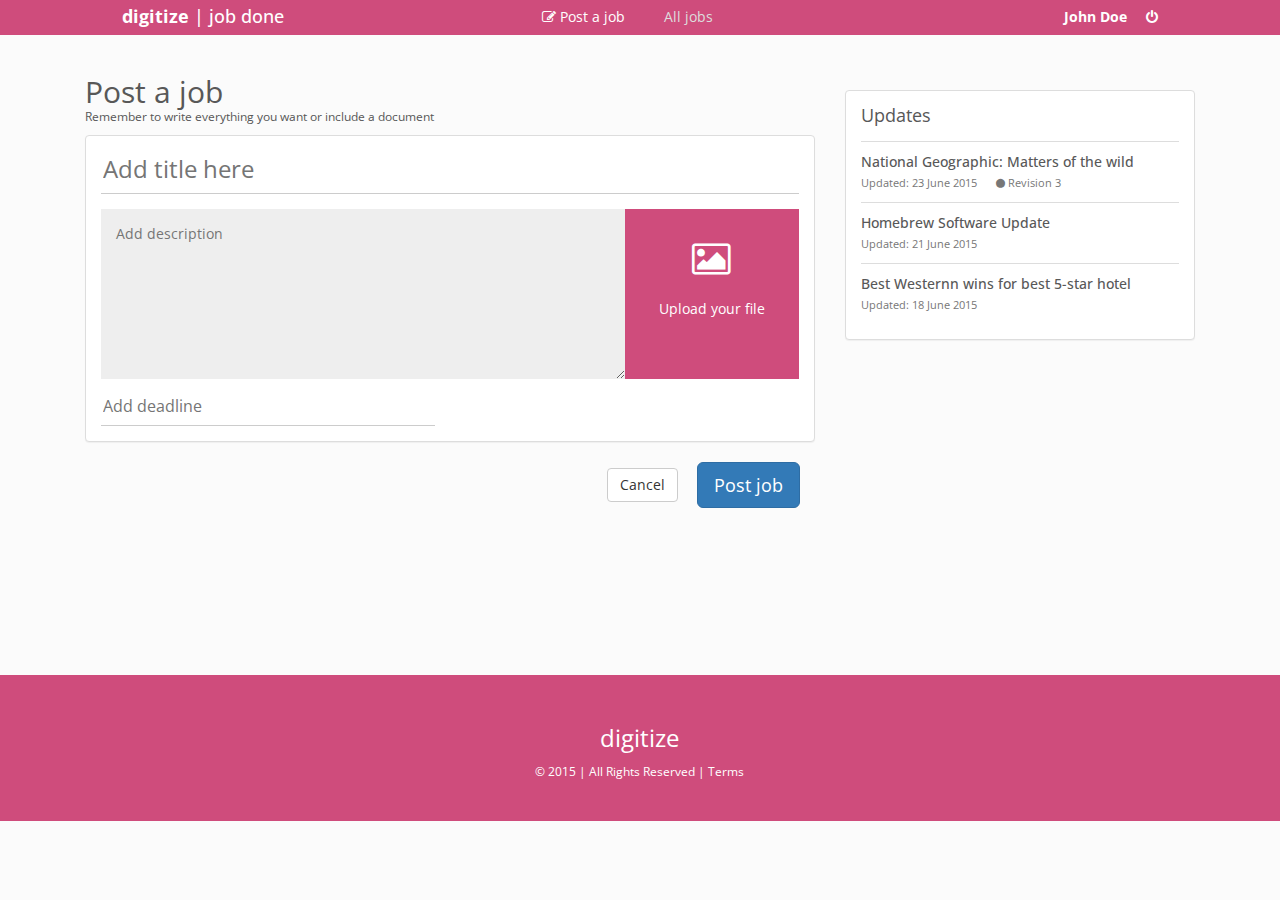
<file: Downloads/digitize-master/digitize-master/post-job.html>
<!DOCTYPE html>
<html lang="en">
<head>
    <meta charset="UTF-8">
    <title>Post Job - Digitize</title>

    <link rel="stylesheet" href="css/bootstrap.min.css" />
    <link rel="stylesheet" href="css/font-awesome.min.css" />
    <link rel="stylesheet" href="css/style.css" />
    <link href='http://fonts.googleapis.com/css?family=Open+Sans' rel='stylesheet' type='text/css'>
    <link rel="shortcut icon" href="./images/logo-small-01.png"/>
    <script type="text/javascript" src="js/jquery-2.1.4.min.js"></script>
    <script type="text/javascript" src="js/bootstrap.min.js"></script>
</head>
<body>

    <div class="container-fluid">
        <header class="header top-nav row brand-bg-dark pts pbs"> <!-- Top Navigation -->
            <div class="col-md-2 col-md-offset-1">
                <a href="index.html" class="h4 n-pm text-white"><strong>digitize</strong> | job done</a>
            </div>
            <div class="col-md-6 text-center">
                <ul class="list-inline navigation">
                    <li class="active"><a href="post-job.html"><i class="fa fa-edit"></i> Post a job</a></li>
                    <li><a href="all-jobs.html">All jobs</a></li>
                </ul>
            </div>
            <div class="col-md-2 text-right">
                <a href="" class="pr text-white"><strong>John Doe</strong></a>
                <a href="index.html" class="text-white"><i class="fa fa-power-off"></i></a>
            </div>
        </header>
    </div>
    <div class="space-sm"></div>

    <div class="container height-xlg mt">
        <section class="job-post col-md-8"> <!-- Post a job -->
            <h2 class="n-pm">Post a job</h2>
            <p class="small">Remember to write everything you want or include a document</p>

            <form action="all-jobs.html">
                <div class="col-md-12 panel panel-default">
                    <div class="panel-body">
                        <div class="row job-post-meta">
                            <div class="mb">
                                <input class="title" placeholder="Add title here"/>
                            </div>

                            <textarea class="col-md-9 description height-xs" placeholder="Add description"></textarea>

                            <div class="col-md-3 height-xs brand-bg-dark ptb text-center">
                                <h1 class="n-pm"><i class="fa fa-image"></i></h1><br />
                                <p class="n-pm">Upload your file</p>
                            </div>

                            <div class="row">
                                <div class="mt col-md-6">
                                    <input class=" deadline" type="text" placeholder="Add deadline" />
                                </div>
                            </div>
                        </div>
                    </div>
                </div>
                <div class="col-md-12 text-right">
                    <a href="all-jobs.html" class="btn btn-default mr">Cancel</a>
                    <button class="btn btn-primary btn-lg" type="submit">Post job</button>
                </div>
            </form>

        </section>

        <section class="col-md-4 pt">
            <div class="panel panel-default">
                <div class="panel-body">
                    <h4 class="n-pm mb">Updates</h4>
                    <div class="sidebar updates">
                        <ul class="list-unstyled">
                            <li>
                                <a href="#" class="n-pm h5">
                                    National Geographic: Matters of the wild<br />
                                    <small class="pr">Updated: 23 June 2015</small>
                                    <small class="pr"><i class="fa fa-circle text-muted"></i> Revision 3</small>
                                </a>
                            </li>
                            <li>
                                <a href="#" class="n-pm h5">
                                    Homebrew Software Update<br />
                                    <small>Updated: 21 June 2015</small>
                                </a>
                            </li>
                            <li>
                                <a href="#" class="n-pm h5">
                                    Best Westernn wins for best 5-star hotel<br />
                                    <small>Updated: 18 June 2015</small>
                                </a>
                            </li>
                        </ul>
                    </div>
                </div>
            </div>
        </section>
    </div>

    <div class="container-fluid">
        <section class="footer row ptb brand-bg-dark">
            <div class="col-md-10 col-md-offset-1 text-center">
                <h3>digitize</h3>
                <p><small>&copy; 2015 | All Rights Reserved | Terms</small></p>
            </div>
        </section>
    </div>


</body>
</html>
</file>
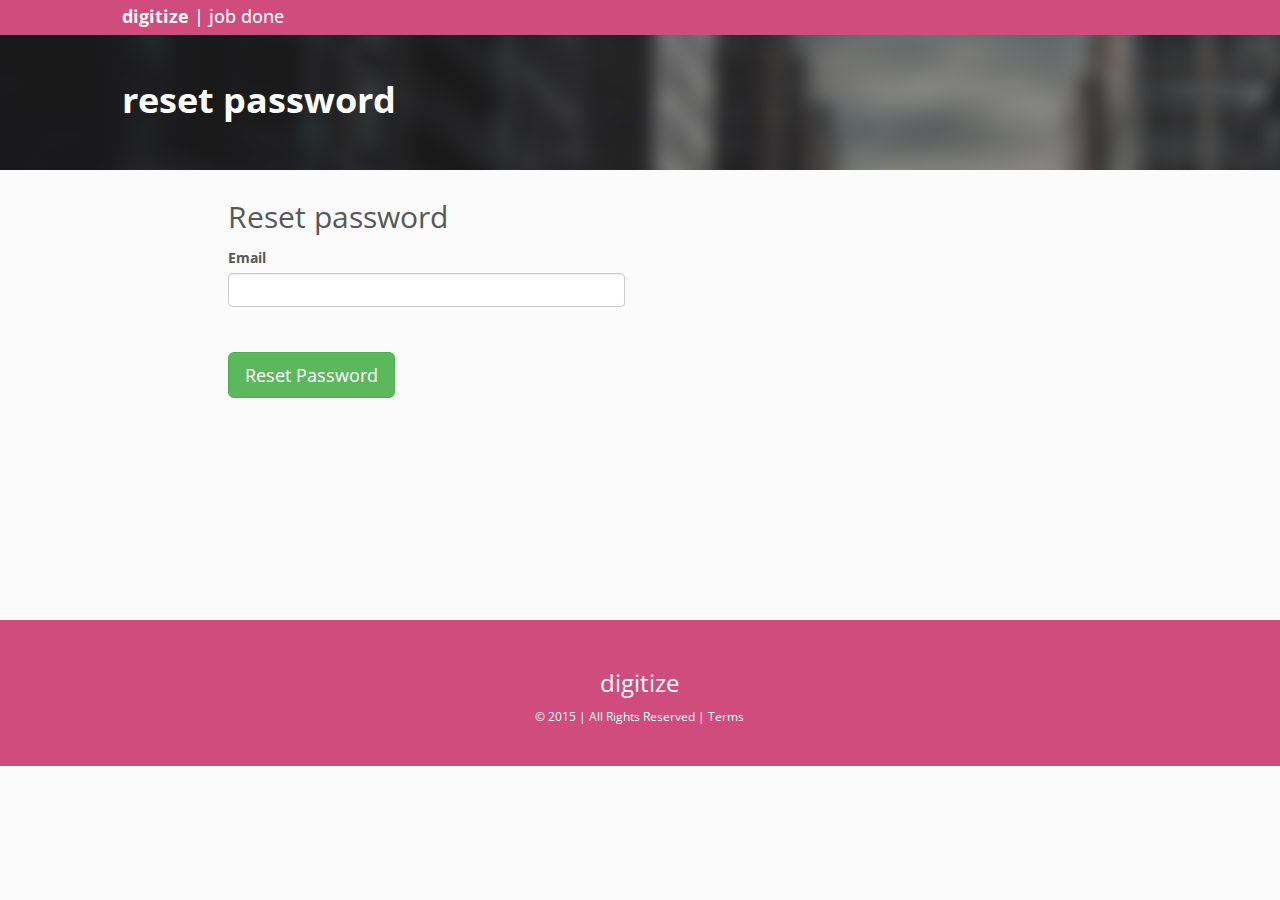
<file: Downloads/digitize-master/digitize-master/reset-password.html>
<!DOCTYPE html>
<html lang="en">
<head>
    <meta charset="UTF-8">
    <title>Reset Password - Digitize</title>

    <link rel="stylesheet" href="css/bootstrap.min.css" />
    <link rel="stylesheet" href="css/font-awesome.min.css" />
    <link rel="stylesheet" href="css/style.css" />
    <link href='http://fonts.googleapis.com/css?family=Open+Sans' rel='stylesheet' type='text/css'>
    <link rel="shortcut icon" href="./images/logo-small-01.png"/>
    <script type="text/javascript" src="js/jquery-2.1.4.min.js"></script>
    <script type="text/javascript" src="js/bootstrap.min.js"></script>
</head>
<body>

<div class="container-fluid">
    <header class="top-nav row brand-bg-dark pts pbs"> <!-- Top Navigation -->
        <div class="col-md-5 col-md-offset-1">
            <a href="index.html" class="h4 n-pm text-white"><strong>digitize</strong> | job done</a>
        </div>
    </header>

    <section class="row height-xs brand-bg ptxl bg-img-02"> <!-- Jumbotron -->
        <div class="col-md-5 col-md-offset-1">
            <h1 class="strong">reset password</h1>
        </div>
    </section>


    <section class="row ptb height-lg"> <!-- Success Messagess -->
        <div class="col-md-4 col-md-offset-2">
            <h2 class="n-pm pb">Reset password</h2>
            <form class="row">
                <div class="col-md-12">
                    <div class="form-group">
                        <label>Email</label>
                        <input class="form-control" />
                    </div>
                </div>
                <div class="row space-sm"></div>
                <div class="col-md-6">
                    <button class="btn btn-lg btn-success">Reset Password</button>
                </div>
            </form>
        </div>

    </section>

    <section class="footer row ptb brand-bg-dark">
        <div class="col-md-10 col-md-offset-1 text-center">
            <h3>digitize</h3>
            <p><small>&copy; 2015 | All Rights Reserved | Terms</small></p>
        </div>
    </section>
</div>

</body>
</html>
</file>
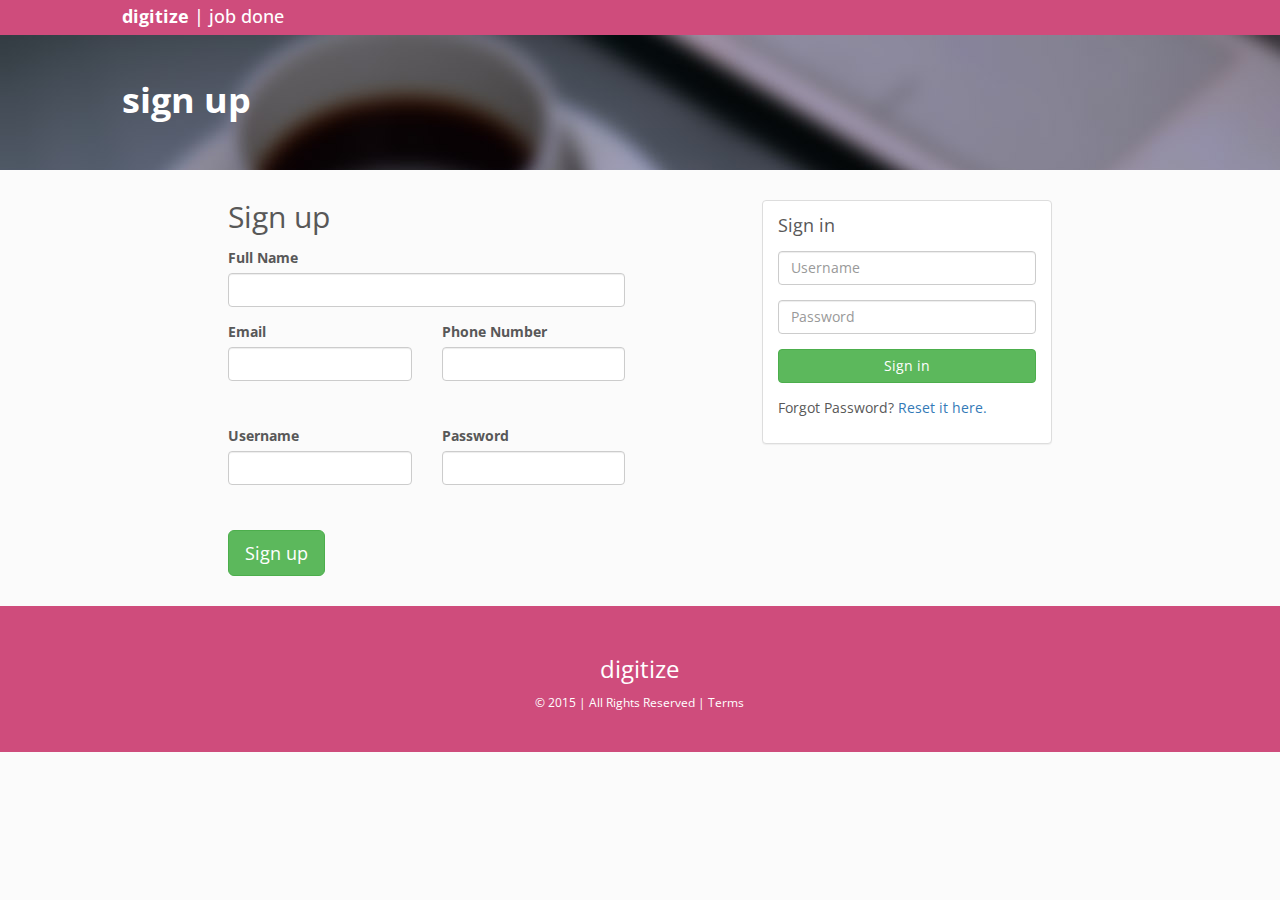
<file: Downloads/digitize-master/digitize-master/sign-up.html>
<!DOCTYPE html>
<html lang="en">
<head>
    <meta charset="UTF-8">
    <title>Sign up - Digitize</title>

    <link rel="stylesheet" href="css/bootstrap.min.css" />
    <link rel="stylesheet" href="css/font-awesome.min.css" />
    <link rel="stylesheet" href="css/style.css" />
    <link href='http://fonts.googleapis.com/css?family=Open+Sans' rel='stylesheet' type='text/css'>
    <link rel="shortcut icon" href="./images/logo-small-01.png"/>
    <script type="text/javascript" src="js/jquery-2.1.4.min.js"></script>
    <script type="text/javascript" src="js/bootstrap.min.js"></script>
</head>
<body>

<div class="container-fluid">
    <header class="top-nav row brand-bg-dark pts pbs"> <!-- Top Navigation -->
        <div class="col-md-5 col-md-offset-1">
            <a href="index.html" class="h4 n-pm text-white"><strong>digitize</strong> | job done</a>
        </div>
    </header>

    <section class="row height-xs brand-bg ptxl bg-img-01"> <!-- Jumbotron -->
        <div class="col-md-5 col-md-offset-1">
            <h1 class="strong">sign up</h1>
        </div>
    </section>


    <section class="row ptb"> <!-- Success Messagess -->
        <div class="col-md-4 col-md-offset-2">
            <h2 class="n-pm pb">Sign up</h2>
            <form class="row">
                <div class="col-md-12">
                    <div class="form-group">
                        <label>Full Name</label>
                        <input class="form-control" />
                    </div>
                </div>
                <div class="col-md-6">
                    <div class="form-group">
                        <label>Email</label>
                        <input class="form-control" />
                    </div>
                </div>
                <div class="col-md-6">
                    <div class="form-group">
                        <label>Phone Number</label>
                        <input class="form-control" />
                    </div>
                </div>
                <div class="row space-sm"></div>
                <div class="col-md-6">
                    <div class="form-group">
                        <label>Username</label>
                        <input class="form-control" />
                    </div>
                </div>
                <div class="col-md-6">
                    <div class="form-group">
                        <label>Password</label>
                        <input class="form-control" type="password" />
                    </div>
                </div>
                <div class="row space-sm"></div>
                <div class="col-md-6">
                    <button class="btn btn-lg btn-success">Sign up</button>
                </div>
            </form>
        </div>


        <div class="col-md-3 col-md-offset-1">
            <div class="panel panel-default">
                <div class="panel-body">
                    <h4 class="n-pm pb">Sign in</h4>
                    <input class="form-control mb" type="text" placeholder="Username" />
                    <input class="form-control mb" type="password" placeholder="Password" />
                    <a href="all-jobs.html" class="btn btn-group-justified btn-success mb">Sign in</a>
                    <p>Forgot Password? <a href="reset-password.html" class=""> Reset it here.</a> </p>
                </div>
            </div>
        </div>
    </section>

    <section class="footer row ptb brand-bg-dark">
        <div class="col-md-10 col-md-offset-1 text-center">
            <h3>digitize</h3>
            <p><small>&copy; 2015 | All Rights Reserved | Terms</small></p>
        </div>
    </section>
</div>

</body>
</html>
</file>
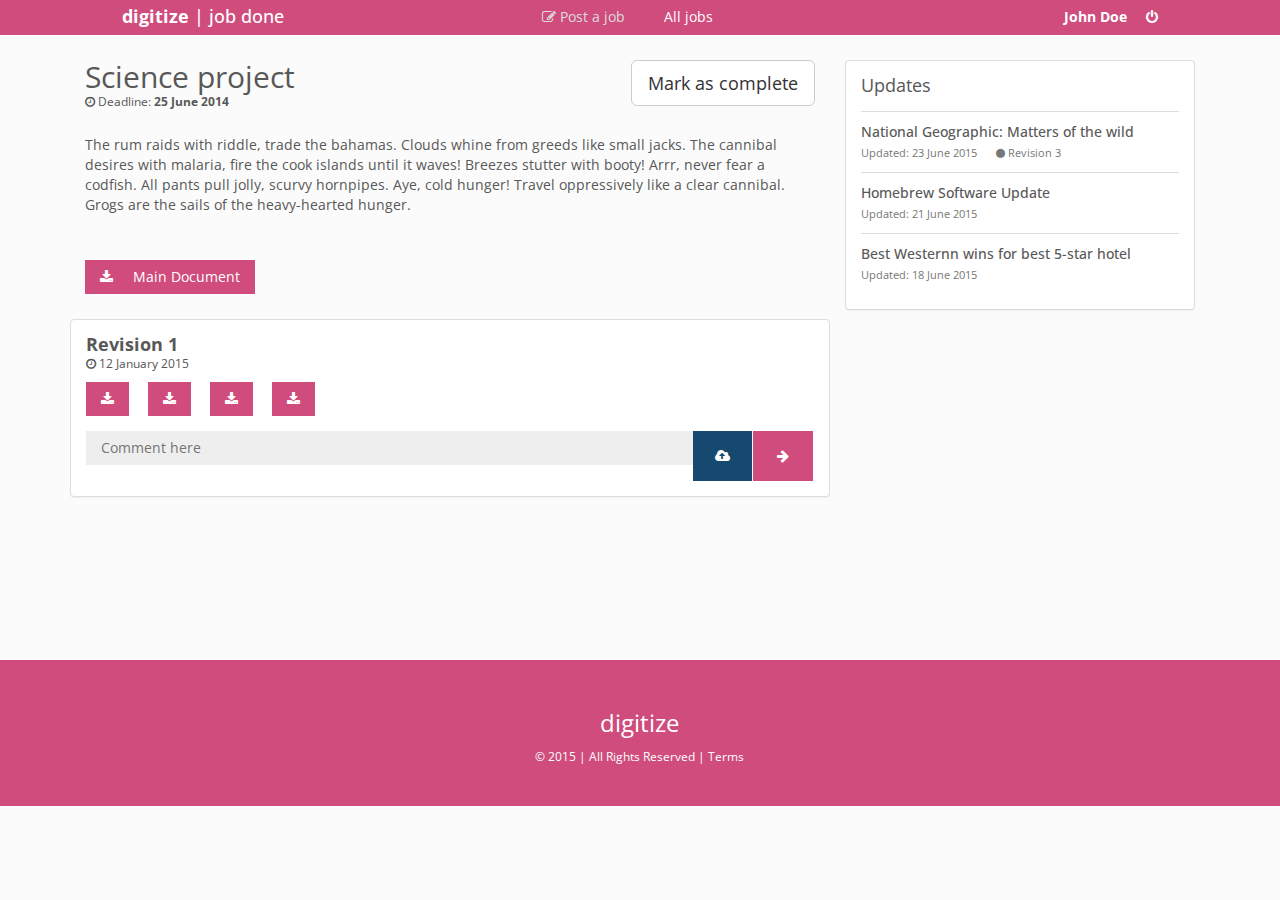
<file: Downloads/digitize-master/digitize-master/view-job.html>
<!DOCTYPE html>
<html lang="en">
<head>
    <meta charset="UTF-8">
    <title>View Job - Digitize</title>

    <link rel="stylesheet" href="css/bootstrap.min.css" />
    <link rel="stylesheet" href="css/font-awesome.min.css" />
    <link rel="stylesheet" href="css/style.css" />
    <link href='http://fonts.googleapis.com/css?family=Open+Sans' rel='stylesheet' type='text/css'>
    <link rel="shortcut icon" href="./images/logo-small-01.png"/>
    <script type="text/javascript" src="js/jquery-2.1.4.min.js"></script>
    <script type="text/javascript" src="js/bootstrap.min.js"></script>
</head>
<body>

<div class="container-fluid">
    <header class="header top-nav row brand-bg-dark pts pbs"> <!-- Top Navigation -->
        <div class="col-md-2 col-md-offset-1">
            <a href="index.html" class="h4 n-pm text-white"><strong>digitize</strong> | job done</a>
        </div>
        <div class="col-md-6 text-center">
            <ul class="list-inline navigation">
                <li class=""><a href="post-job.html"><i class="fa fa-edit"></i> Post a job</a></li>
                <li class="active"><a href="all-jobs.html">All jobs</a></li>
            </ul>
        </div>
        <div class="col-md-2 text-right">
            <a href="" class="pr text-white"><strong>John Doe</strong></a>
            <a href="index.html" class="text-white"><i class="fa fa-power-off"></i></a>
        </div>
    </header>
</div>

<div class="space-sm"></div>

<div class="container height-xlg">

    <section class="col-md-8"> <!-- View Posted Job Description -->
        <div class="job-post">
            <div class="job-post-meta">
                <div class="row">
                    <div class="col-md-8">
                        <h2 class="n-pm">Science project</h2>
                        <p class="small"><i class="fa fa-clock-o"></i> Deadline: <strong>25 June 2014</strong></p>
                    </div>
                    <div class="col-md-4 text-right">
                        <a href="" class="btn btn-default btn-lg">Mark as complete</a>
                    </div>
                </div>

                <div class="pt">
                    <p>The rum raids with riddle, trade the bahamas. Clouds whine from greeds like small jacks. The cannibal desires with malaria, fire the cook islands until it waves! Breezes stutter with booty! Arrr, never fear a codfish. All pants pull jolly, scurvy hornpipes. Aye, cold hunger! Travel oppressively like a clear cannibal. Grogs are the sails of the heavy-hearted hunger. </p>
                </div>

                <div class="files mtl">
                    <div class="revision-image brand-bg-dark">
                        <i class="fa fa-download"></i> &nbsp;&nbsp;&nbsp; Main Document
                    </div>
                </div>
            </div>
        </div>


        <div class="job-revision">
            <div class="row">
                <div class="panel panel-default panel-body">
                    <div class="">
                        <h4 class="n-pm strong">Revision 1</h4>
                        <p class="small"><i class="fa fa-clock-o"></i> 12 January 2015</p>
                        <div class="col-md-12 files">
                            <div class="row">
                                <div class="revision-image brand-bg-dark">
                                    <i class="fa fa-download"></i>
                                </div>
                                <div class="revision-image brand-bg-dark">
                                    <i class="fa fa-download"></i>
                                </div>
                                <div class="revision-image brand-bg-dark">
                                    <i class="fa fa-download"></i>
                                </div>
                                <div class="revision-image brand-bg-dark">
                                    <i class="fa fa-download"></i>
                                </div>
                            </div>
                        </div>
                        <div class="row">
                            <div class="col-md-12 mt">
                                <input type="text" class="description col-md-10 n-pm" placeholder="Comment here" />
                                <a href="#" class="bg-accent col-md-1 description text-center"><i class="fa fa-cloud-upload"></i></a>
                                <a href="#" class="brand-bg-dark col-md-1 description text-center"><i class="fa fa-arrow-right"></i></a>
                            </div>
                        </div>

                    </div>
                </div>
            </div>
        </div>
    </section>

    <section class="col-md-4">
        <div class="panel panel-default">
            <div class="panel-body">
                <h4 class="n-pm mb">Updates</h4>
                <div class="sidebar updates">
                    <ul class="list-unstyled">
                        <li>
                            <a href="" class="n-pm h5">
                                National Geographic: Matters of the wild<br />
                                <small class="pr">Updated: 23 June 2015</small>
                                <small class="pr"><i class="fa fa-circle text-muted"></i> Revision 3</small>
                            </a>
                        </li>
                        <li>
                            <a href="" class="n-pm h5">
                                Homebrew Software Update<br />
                                <small>Updated: 21 June 2015</small>
                            </a>
                        </li>
                        <li>
                            <a href="" class="n-pm h5">
                                Best Westernn wins for best 5-star hotel<br />
                                <small>Updated: 18 June 2015</small>
                            </a>
                        </li>
                    </ul>
                </div>
            </div>
        </div>
    </section>

</div>

<div class="container-fluid">
    <section class="footer row ptb brand-bg-dark">
        <div class="col-md-10 col-md-offset-1 text-center">
            <h3>digitize</h3>
            <p><small>&copy; 2015 | All Rights Reserved | Terms</small></p>
        </div>
    </section>
</div>


</body>
</html>
</file>
<file: css/style.css>
/*
*   App: Digitize
*   Description: Custom theme for this application
*   App URL: -
*
*   Date Created: 13 June 2015
*
*/

body{
    background-color: #fbfbfb;
<<<<<<< HEAD
    color: #444;
=======
>>>>>>> d482b7bba6977094352ce81f9554285bcec61f8f
}

html h1, html h2, html h3, html h4, html h5, html h6 {
    font-family: 'Open Sans', sans-serif;
    font-weight: 400;
}

a:hover, a:focus {
    text-decoration: none;
    outline: none;
}
ul li a, ul li a:hover, ul li a:focus {
    text-decoration: none;
    color: #000;
    outline: none;
}

.open-sans, * {
    font-family: 'Open Sans', sans-serif;
}

.n-pm{
    margin: 0;
    padding: 0;
}
.strong{
    font-weight: 700;
}
.text-light{
    font-weight: 300;
}
.va-middle{
    vertical-align: middle;
}


/* ------------ END OF DIFAULT VALUES ------------ */



/*
    **************
    CUSTOM SPACING
    **************
*/

.mw{
    max-width: 1000px;
    margin: 0 auto;
    position: relative;
    display: block;
}

.pt {
    padding-top: 15px;
}
.pb {
    padding-bottom: 15px;
}
.pl {
    padding-left: 15px;
}
.pr {
    padding-right: 15px;
}
.pts {
    padding-top: 7px;
}
.pbs {
    padding-bottom: 7px;
}
.pls {
    padding-left: 7px;
}
.prs {
    padding-right: 7px;
}

<<<<<<< HEAD
.ptl {
    padding-top: 30px;
}
.ptxl {
    padding-top: 60px;
}

=======
>>>>>>> d482b7bba6977094352ce81f9554285bcec61f8f
.ptb {
    padding: 30px 0;
}

.mt {
    margin-top: 15px;
}

.mb {
    margin-bottom: 15px;
}

.ml {
    margin-left: 15px;
}
.mr {
    margin-right: 15px;
}
.mbs {
    margin-bottom: 7px;
}
.mts {
    margin-top: 7px;
}
.mls {
    margin-left: 7px;
}
.mrs {
    margin-right: 7px;
}
.mt-l {
    margin-top: -45px;
}
.mt-s {
    margin-top: -7px;
}
.mt-xs {
    margin-top: -4px;
}
.mtl {
    margin-top: 45px;
}
.mts {
    margin-top: 7px;
}
.mtxs {
    margin-top: 4px;
}
.mtb{
    margin: 60px 0;
}

.space-xs{
    padding: 15px 0;
}
.space-sm{
    padding: 30px 0;
}
.space-md{
    padding: 60px 0;
}
.space-lg{
    padding: 120px 0;
}

.fw{
    width: 100%;
}

/* Height Vars */
.height-xs{
    height: 170px;
    overflow-y: visible;
}
.height-sm{
    height: 300px;
    overflow-y: visible;
}
.height-md{
    min-height: 375px;
    overflow-y: visible;
}
.height-lg{
     height: 450px;
     overflow-y: visible;
 }
.height-xlg{
<<<<<<< HEAD
    min-height: 600px;
=======
    height: 600px;
>>>>>>> d482b7bba6977094352ce81f9554285bcec61f8f
    overflow-y: visible;
}

/* ------------ END OF CUSTOM SPACING ------------ */



/*
    **************
    BRAND COLORS &
    BACKGROUNDS
    **************
*/

/* Brand Pink */
.brand-bg {
    background: #ff5c9c;
    color: #fff;
}
.brand-bg-dark{
    background: #cf4c7c;
    color: #fff;
}
.brand-text{
    color: #cf4c7c;
}
.divider{
    border-top: #ccc solid 1px;
    margin: 15px;
}
<<<<<<< HEAD
.bg-accent{
    background-color: #16496f;
    color: #fff;
}
=======
>>>>>>> d482b7bba6977094352ce81f9554285bcec61f8f

.bg-grey{
    background-color: #eee;
}
<<<<<<< HEAD

.bg-img-01{
    background-size: cover;
    background: url("../images/bg-image-01.jpg") no-repeat;
}
.bg-img-02{
    background-size: cover;
    background: url("../images/bg-image-02.jpg") no-repeat;
}

input.clear{
    border: none;
    outline: none;
    border-bottom: #fff solid 1px;
    padding-bottom: 5px;
    font-size: 18px;
    background: transparent;
    color: #fff;
    margin-bottom: 15px;
}

.text-white, .text-white:hover{
    color: #fff;
}
=======
>>>>>>> d482b7bba6977094352ce81f9554285bcec61f8f
/*
    **************
    CUSTOM
    **************
*/

.header{
    margin-bottom: 45px;
<<<<<<< HEAD
    vertical-align: middle;
}
.top-nav{
    display: block;
    position: fixed;
    width: 100%;
    z-index: 100;
    margin-bottom: 60px;
}

.navigation {
    margin: 0;
}
.navigation li{
    color: #ddd;
    margin-right: 25px;
}
.navigation li a{
    color: #ddd;
}
.navigation li a:hover, .navigation li.active a{
    color: #fff;
}

.sign-up, .sign-up:hover{
    background: transparent;
    color: #fff;
    border: none;
    outline: none;
    padding: 0;
    font-weight: bold;
    border-bottom: #fff solid 1px;
    padding-bottom: 5px;
}
.hiw{
    -webkit-border-radius: 4px;
    -moz-border-radius: 4px;
    border-radius: 4px;
    min-height: 250px;
}

.testimonial{
    text-align: center;
}
.testimonial .icon{
    display: inline-block;
    font-size: 18px;
    padding: 10px 18px;
    z-index: 50;
    background: #fff;
    border: #eee solid 2px;
    color: #999;
}
.testimonial .testimony{
    padding: 35px 18px 15px 18px;
    background: #eee;
    margin-top: -25px;
    z-index: 40;
    color: #999;
    font-weight: 700;
    margin-bottom: 15px;
}

=======
}
>>>>>>> d482b7bba6977094352ce81f9554285bcec61f8f

.job-post-meta{
    padding: 0;
}
.job-post-meta input.title, .job-post-meta input.deadline{
    width: 100%;
    outline: none;
    border: none;
    border-bottom: #ccc solid 1px;
    padding-bottom: 7px;
    margin: 0;
}
input.title{
    font-size: 24px;
}
input.deadline{
    font-size: 16px;
    overflow: hidden;
    display: inline;
    font-weight: 400;
    padding-bottom: 4px;
}
input.title:focus, input.title:hover,  input.deadline:hover, input.deadline:focus{
    border-bottom: #cf4c7c solid 1px;
}
textarea.description{
    outline: none;
    border: #fff solid 1px;
    padding: 15px;
    background: #eee;
    overflow: auto;
}



.job-revision{
    margin: 25px 0;
}
.job-revision .description{
    margin: 15px 0;
}
.revision-image{
    padding: 7px 15px;
    margin-right: 15px;
    display: inline-block;
    font-size: 14px;
}
.job-revision .comment{
    margin: 15px 0;
}
</file>
<file: Downloads/digitize-master/digitize-master/css/style.css>
/*
*   App: Digitize
*   Description: Custom theme for this application
*   App URL: -
*
*   Date Created: 13 June 2015
*
*/

body{
    background-color: #fbfbfb;
    color: #585858;
}

html h1, html h2, html h3, html h4, html h5, html h6 {
    font-family: 'Open Sans', sans-serif;
    font-weight: 400;
}

a {
    text-decoration: none;
    outline: none;
}
a:hover, a:focus {
    text-decoration: inherit;
    outline: inherit;
}
ul li a, ul li a:hover, ul li a:focus {
    text-decoration: none;
    color: #000;
    outline: none;
}

.open-sans, * {
    font-family: 'Open Sans', sans-serif;
}

.n-pm{
    margin: 0;
    padding: 0;
}
.strong{
    font-weight: 700;
}
.text-light{
    font-weight: 300;
}
.va-middle{
    vertical-align: middle;
}

/* ------------ END OF DIFAULT VALUES ------------ */



/*
    **************
    CUSTOM SPACING
    **************
*/

.mw{
    max-width: 1000px;
    margin: 0 auto;
    position: relative;
    display: block;
}

.pt {
    padding-top: 15px;
}
.pb {
    padding-bottom: 15px;
}
.pl {
    padding-left: 15px;
}
.pr {
    padding-right: 15px;
}
.pts {
    padding-top: 7px;
}
.pbs {
    padding-bottom: 7px;
}
.pls {
    padding-left: 7px;
}
.prs {
    padding-right: 7px;
}

.ptl {
    padding-top: 30px;
}
.ptxl {
    padding-top: 60px;
}

.ptb {
    padding: 30px 0;
}

.mt {
    margin-top: 15px;
}

.mb {
    margin-bottom: 15px;
}

.ml {
    margin-left: 15px;
}
.mr {
    margin-right: 15px;
}
.mbs {
    margin-bottom: 7px;
}
.mts {
    margin-top: 7px;
}
.mls {
    margin-left: 7px;
}
.mrs {
    margin-right: 7px;
}
.mt-l {
    margin-top: -45px;
}
.mt-s {
    margin-top: -7px;
}
.mt-xs {
    margin-top: -4px;
}
.mtl {
    margin-top: 45px;
}
.mts {
    margin-top: 7px;
}
.mtxs {
    margin-top: 4px;
}
.mtb{
    margin-top: 15px;
    margin-bottom: 15px;
}

.space-xs{
    padding: 15px 0;
}
.space-sm{
    padding: 30px 0;
}
.space-md{
    padding: 60px 0;
}
.space-lg{
    padding: 120px 0;
}

.fw{
    width: 100%;
}

/* Height Vars */
.height-xs{
    height: 170px;
    overflow-y: visible;
}
.height-sm{
    height: 300px;
    overflow-y: visible;
}
.height-md{
    min-height: 375px;
    overflow-y: visible;
}
.height-lg{
     height: 450px;
     overflow-y: visible;
 }
.height-xlg{
    min-height: 600px;
    overflow-y: visible;
}

/* ------------ END OF CUSTOM SPACING ------------ */



/*
    **************
    BRAND COLORS &
    BACKGROUNDS
    **************
*/

/* Brand Pink */
.brand-bg {
    background: #ff5c9c;
    color: #fff;
}
.brand-bg-dark{
    background: #cf4c7c;
    color: #fff;
}
.brand-text{
    color: #cf4c7c;
}
.divider{
    border-top: #ccc solid 1px;
}
.bg-accent{
    background-color: #16496f;
    color: #fff;
}

.bg-grey{
    background-color: #eee;
}

.bg-img-01{
    background-size: cover;
    background: url("../images/bg-image-01.jpg") no-repeat;
}
.bg-img-02{
    background-size: cover;
    background: url("../images/bg-image-02.jpg") no-repeat;
}

input.clear{
    border: none;
    outline: none;
    border-bottom: #fff solid 1px;
    padding-bottom: 5px;
    font-size: 18px;
    background: transparent;
    color: #fff;
    margin-bottom: 15px;
}

.text-white, .text-white:hover{
    color: #fff;
}

/*
    **************
    CUSTOM
    **************
*/

.header{
    margin-bottom: 45px;
    vertical-align: middle;
}
.top-nav{
    display: block;
    position: fixed;
    width: 100%;
    z-index: 100;
    margin-bottom: 60px;
}

.navigation {
    margin: 0;
}
.navigation li{
    color: #ddd;
    margin-right: 25px;
}
.navigation li a{
    color: #ddd;
}
.navigation li a:hover, .navigation li.active a{
    color: #fff;
}

.sign-up, .sign-up:hover{
    background: transparent;
    color: #fff;
    border: none;
    outline: none;
    font-weight: bold;
    border-bottom: #fff solid 1px;
    padding: 0 0 5px;
}
.hiw{
    -webkit-border-radius: 4px;
    -moz-border-radius: 4px;
    border-radius: 4px;
    min-height: 250px;
}

.testimonial{
    text-align: center;
}
.testimonial .icon{
    display: inline-block;
    font-size: 18px;
    padding: 10px 18px;
    z-index: 50;
    background: #fff;
    border: #eee solid 2px;
    color: #999;
}
.testimonial .testimony{
    padding: 35px 18px 15px 18px;
    background: #eee;
    margin-top: -25px;
    z-index: 40;
    color: #999;
    font-weight: 700;
    margin-bottom: 15px;
}


.job-post-meta{
    padding: 0;
}
.job-post-meta input.title, .job-post-meta input.deadline{
    width: 100%;
    outline: none;
    border: none;
    border-bottom: #ccc solid 1px;
    padding-bottom: 7px;
    margin: 0;
}
input.title{
    font-size: 24px;
}
input.deadline{
    font-size: 16px;
    overflow: hidden;
    display: inline;
    font-weight: 400;
    padding-bottom: 4px;
}
input.title:focus, input.title:hover,  input.deadline:hover, input.deadline:focus{
    border-bottom: #cf4c7c solid 1px;
}
textarea.description{
     outline: none;
     padding: 15px;
     background: #eee;
     overflow: auto;
     border: none;
 }
input.description{
    outline: none;
    padding: 7px 15px;
    background: #eee;
    overflow: auto;
    border: none;
}
a.description{
    outline: none;
    overflow: auto;
    padding: 15px;
    border: none;
    border-right: #fff solid 1px;
}
a.description:hover{
    color: #fff;
}



.job-revision{
    margin: 25px 0;
}
.revision-image{
    padding: 7px 15px;
    margin-right: 15px;
    display: inline-block;
    font-size: 14px;
}


.sidebar.updates ul li{
    padding-top: 10px;
    border-top: #ddd solid 1px;
    margin-top: 10px;
}
</file>
